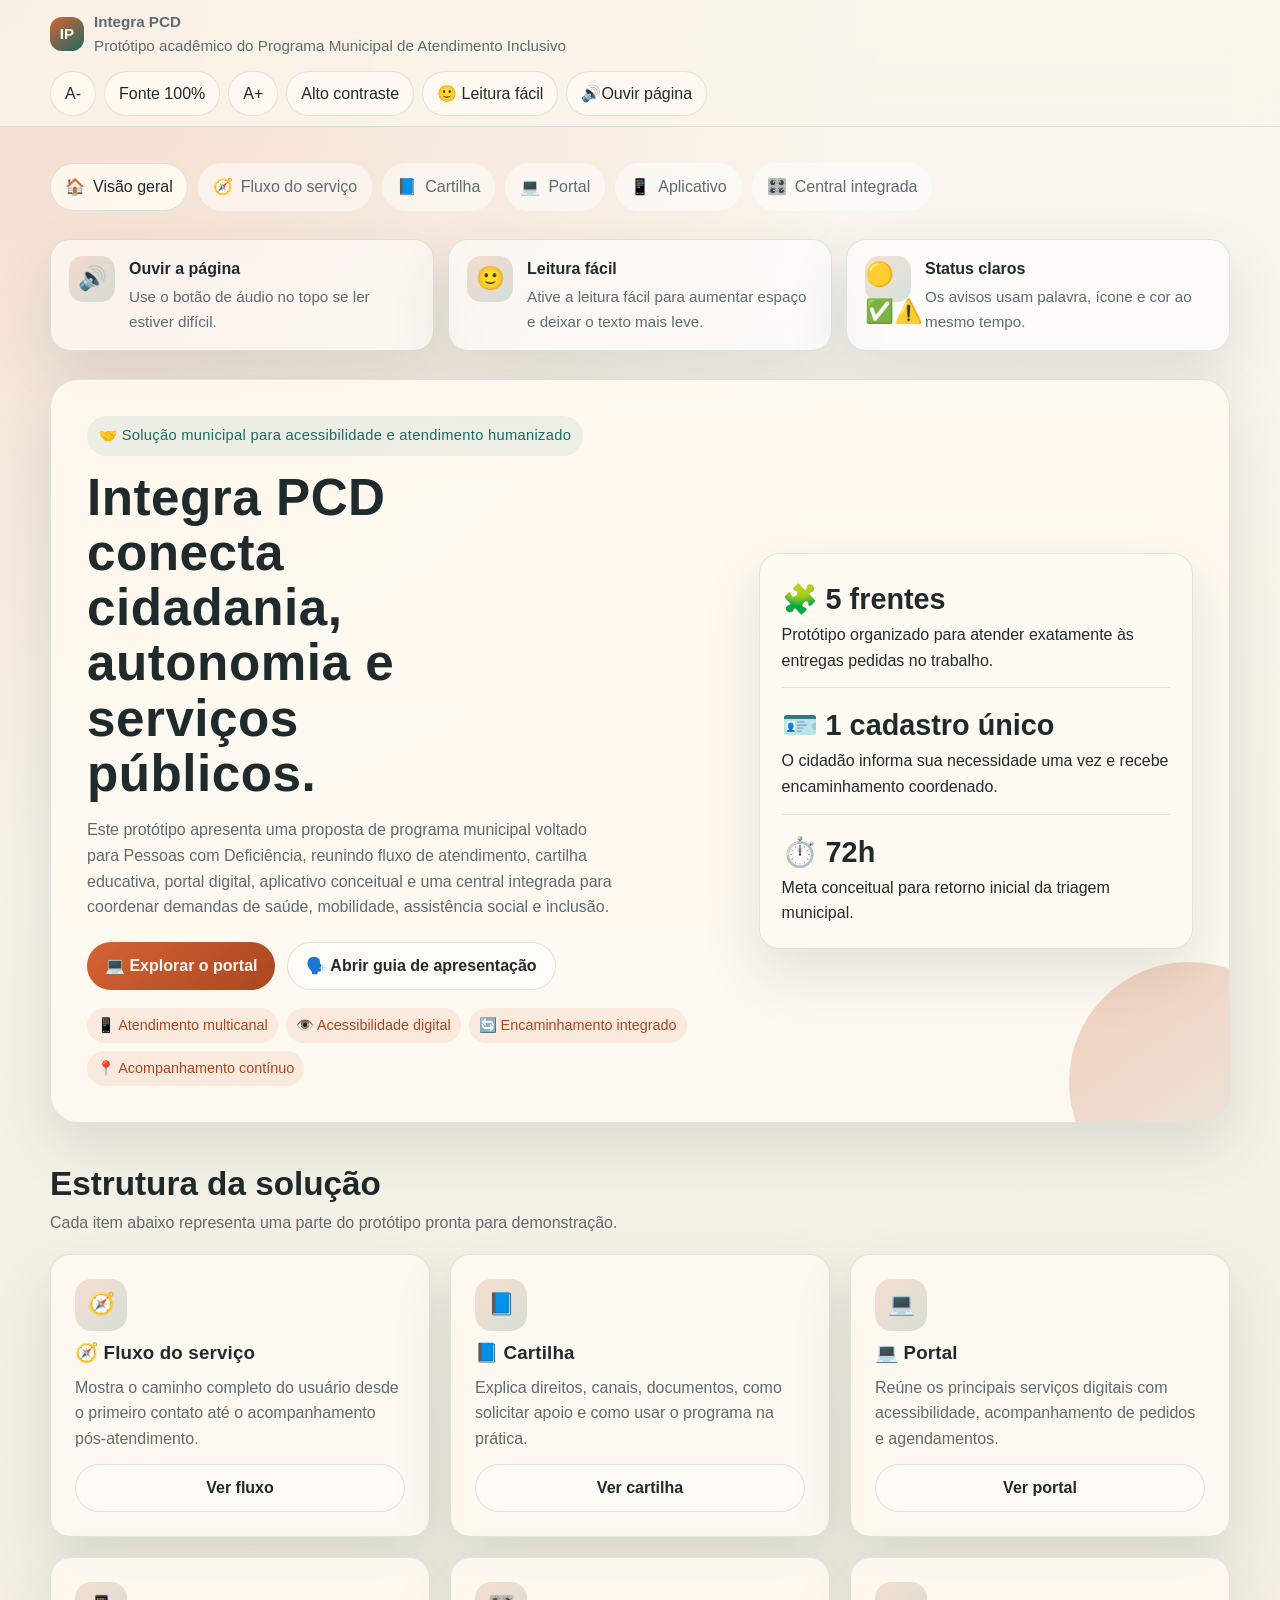
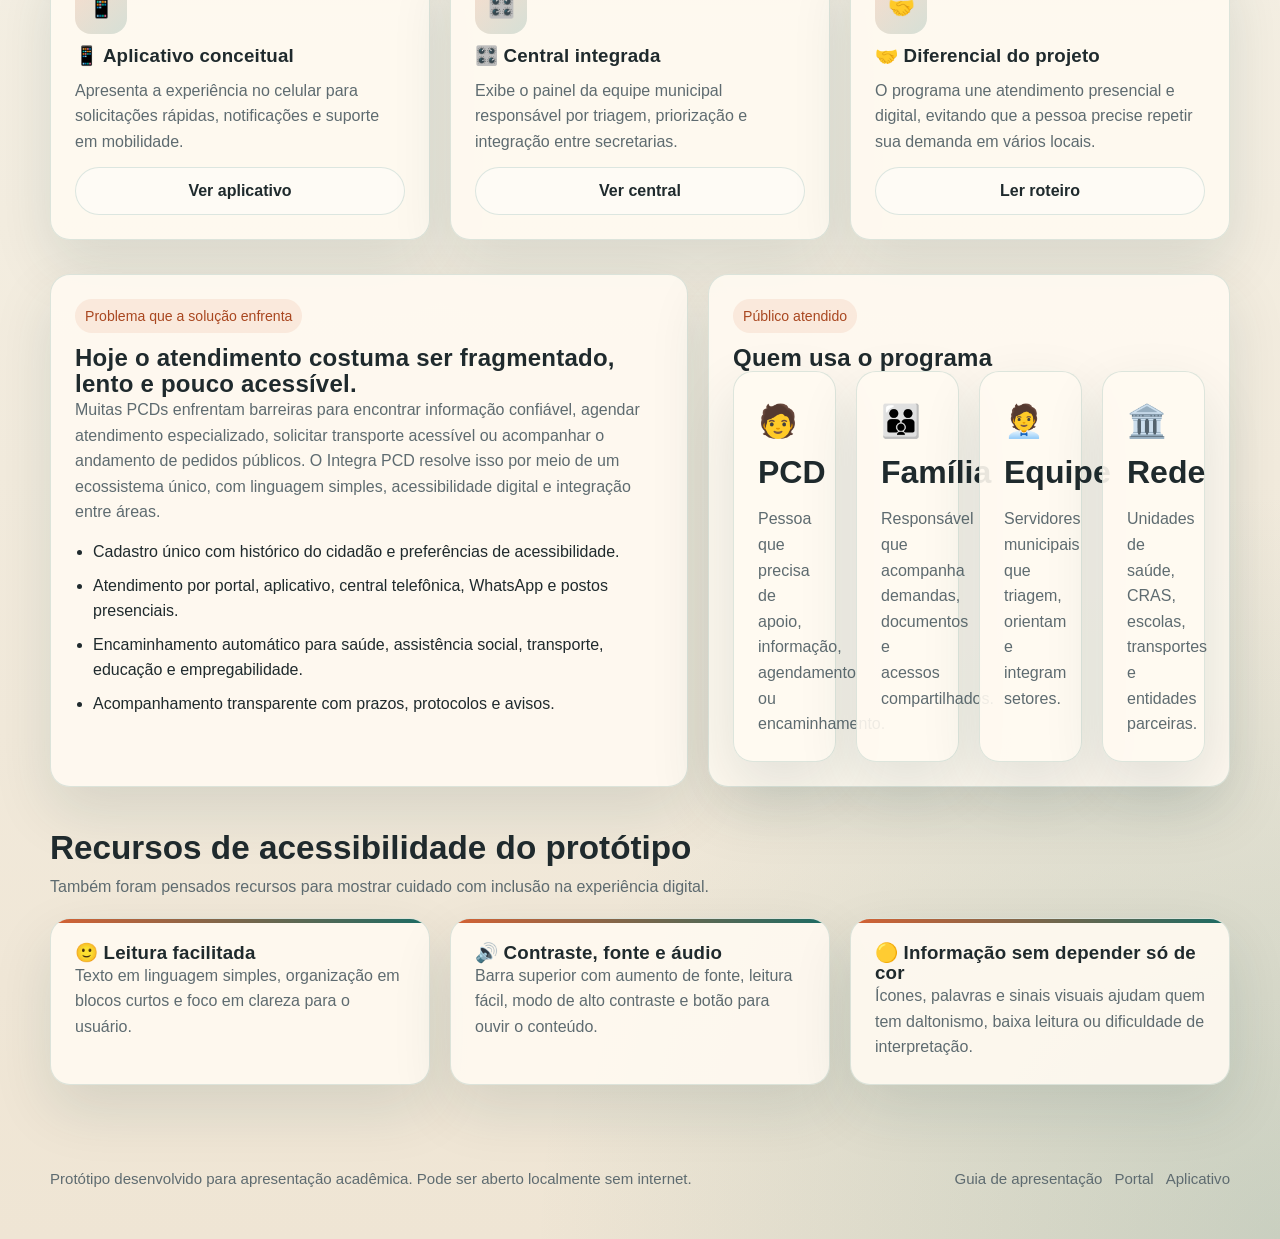
<file: index.html>
<!DOCTYPE html>
<html lang="pt-BR">
<head>
  <meta charset="UTF-8">
  <meta name="viewport" content="width=device-width, initial-scale=1.0">
  <title>Integra PCD | Protótipo da Solução</title>
  <link rel="stylesheet" href="styles.css">
</head>
<body>
  <div class="utility-bar">
    <div class="utility-inner">
      <div class="brand-mini">
        <div class="brand-badge" aria-hidden="true">IP</div>
        <div>
          <strong>Integra PCD</strong><br>
          Protótipo acadêmico do Programa Municipal de Atendimento Inclusivo
        </div>
      </div>
      <div class="toolbar-actions" aria-label="Controles de acessibilidade">
        <button class="toolbar-button" data-action="font-down" type="button">A-</button>
        <button class="toolbar-button" data-action="font-reset" type="button">Fonte <span data-font-readout>100%</span></button>
        <button class="toolbar-button" data-action="font-up" type="button">A+</button>
        <button class="toolbar-button" data-action="toggle-contrast" type="button" aria-pressed="false">Alto contraste</button>
        <button class="toolbar-button" data-action="toggle-reading" type="button" aria-pressed="false">🙂 Leitura fácil</button>
        <button class="toolbar-button" data-action="speak-page" type="button" aria-pressed="false">🔊 Ouvir página</button>
      </div>
    </div>
  </div>

  <main class="page-shell">
    <nav class="main-nav" aria-label="Navegação principal">
      <a class="nav-link" data-nav href="index.html">Visão geral</a>
      <a class="nav-link" data-nav href="fluxo.html">Fluxo do serviço</a>
      <a class="nav-link" data-nav href="cartilha.html">Cartilha</a>
      <a class="nav-link" data-nav href="portal.html">Portal</a>
      <a class="nav-link" data-nav href="app.html">Aplicativo</a>
      <a class="nav-link" data-nav href="central.html">Central integrada</a>
    </nav>

    <section class="hero">
      <div class="hero-grid">
        <div>
          <span class="eyebrow">🤝 Solução municipal para acessibilidade e atendimento humanizado</span>
          <h1>Integra PCD conecta cidadania, autonomia e serviços públicos.</h1>
          <p>
            Este protótipo apresenta uma proposta de programa municipal voltado para Pessoas com Deficiência,
            reunindo fluxo de atendimento, cartilha educativa, portal digital, aplicativo conceitual e uma central
            integrada para coordenar demandas de saúde, mobilidade, assistência social e inclusão.
          </p>
          <div class="button-row">
            <a class="button-primary" href="portal.html">💻 Explorar o portal</a>
            <a class="button-secondary" href="guia-apresentacao.md">🗣️ Abrir guia de apresentação</a>
          </div>
          <div class="tag-row" aria-label="Destaques do projeto">
            <span class="tag">📱 Atendimento multicanal</span>
            <span class="tag">👁️ Acessibilidade digital</span>
            <span class="tag">🔄 Encaminhamento integrado</span>
            <span class="tag">📍 Acompanhamento contínuo</span>
          </div>
        </div>
        <aside class="metric-strip" aria-label="Indicadores conceituais do programa">
          <div class="metric-item">
            <strong>🧩 5 frentes</strong>
            Protótipo organizado para atender exatamente às entregas pedidas no trabalho.
          </div>
          <div class="metric-item">
            <strong>🪪 1 cadastro único</strong>
            O cidadão informa sua necessidade uma vez e recebe encaminhamento coordenado.
          </div>
          <div class="metric-item">
            <strong>⏱️ 72h</strong>
            Meta conceitual para retorno inicial da triagem municipal.
          </div>
        </aside>
      </div>
    </section>

    <section class="section-block">
      <div class="section-heading">
        <div>
          <h2>Estrutura da solução</h2>
          <p>Cada item abaixo representa uma parte do protótipo pronta para demonstração.</p>
        </div>
      </div>
      <div class="cards-grid">
        <article class="service-card">
          <div class="service-icon" aria-hidden="true">🧭</div>
          <h3>🧭 Fluxo do serviço</h3>
          <p>Mostra o caminho completo do usuário desde o primeiro contato até o acompanhamento pós-atendimento.</p>
          <a class="button-secondary" href="fluxo.html">Ver fluxo</a>
        </article>
        <article class="service-card">
          <div class="service-icon" aria-hidden="true">📘</div>
          <h3>📘 Cartilha</h3>
          <p>Explica direitos, canais, documentos, como solicitar apoio e como usar o programa na prática.</p>
          <a class="button-secondary" href="cartilha.html">Ver cartilha</a>
        </article>
        <article class="service-card">
          <div class="service-icon" aria-hidden="true">💻</div>
          <h3>💻 Portal</h3>
          <p>Reúne os principais serviços digitais com acessibilidade, acompanhamento de pedidos e agendamentos.</p>
          <a class="button-secondary" href="portal.html">Ver portal</a>
        </article>
        <article class="service-card">
          <div class="service-icon" aria-hidden="true">📱</div>
          <h3>📱 Aplicativo conceitual</h3>
          <p>Apresenta a experiência no celular para solicitações rápidas, notificações e suporte em mobilidade.</p>
          <a class="button-secondary" href="app.html">Ver aplicativo</a>
        </article>
        <article class="service-card">
          <div class="service-icon" aria-hidden="true">🎛️</div>
          <h3>🎛️ Central integrada</h3>
          <p>Exibe o painel da equipe municipal responsável por triagem, priorização e integração entre secretarias.</p>
          <a class="button-secondary" href="central.html">Ver central</a>
        </article>
        <article class="service-card">
          <div class="service-icon" aria-hidden="true">🤝</div>
          <h3>🤝 Diferencial do projeto</h3>
          <p>O programa une atendimento presencial e digital, evitando que a pessoa precise repetir sua demanda em vários locais.</p>
          <a class="button-secondary" href="guia-apresentacao.md">Ler roteiro</a>
        </article>
      </div>
    </section>

    <section class="section-block">
      <div class="content-grid">
        <article class="section-card">
          <span class="ribbon">Problema que a solução enfrenta</span>
          <h2>Hoje o atendimento costuma ser fragmentado, lento e pouco acessível.</h2>
          <p>
            Muitas PCDs enfrentam barreiras para encontrar informação confiável, agendar atendimento especializado,
            solicitar transporte acessível ou acompanhar o andamento de pedidos públicos. O Integra PCD resolve isso
            por meio de um ecossistema único, com linguagem simples, acessibilidade digital e integração entre áreas.
          </p>
          <ul>
            <li>Cadastro único com histórico do cidadão e preferências de acessibilidade.</li>
            <li>Atendimento por portal, aplicativo, central telefônica, WhatsApp e postos presenciais.</li>
            <li>Encaminhamento automático para saúde, assistência social, transporte, educação e empregabilidade.</li>
            <li>Acompanhamento transparente com prazos, protocolos e avisos.</li>
          </ul>
        </article>
        <aside class="section-card">
          <span class="ribbon">Público atendido</span>
          <h2>Quem usa o programa</h2>
          <div class="mini-grid">
            <div class="mini-card">
              <strong>🧑 PCD</strong>
              <p>Pessoa que precisa de apoio, informação, agendamento ou encaminhamento.</p>
            </div>
            <div class="mini-card">
              <strong>👪 Família</strong>
              <p>Responsável que acompanha demandas, documentos e acessos compartilhados.</p>
            </div>
            <div class="mini-card">
              <strong>🧑‍💼 Equipe</strong>
              <p>Servidores municipais que triagem, orientam e integram setores.</p>
            </div>
            <div class="mini-card">
              <strong>🏛️ Rede</strong>
              <p>Unidades de saúde, CRAS, escolas, transportes e entidades parceiras.</p>
            </div>
          </div>
        </aside>
      </div>
    </section>

    <section class="section-block">
      <div class="section-heading">
        <div>
          <h2>Recursos de acessibilidade do protótipo</h2>
          <p>Também foram pensados recursos para mostrar cuidado com inclusão na experiência digital.</p>
        </div>
      </div>
      <div class="three-column">
        <article class="feature-panel">
          <h3>🙂 Leitura facilitada</h3>
          <p>Texto em linguagem simples, organização em blocos curtos e foco em clareza para o usuário.</p>
        </article>
        <article class="feature-panel">
          <h3>🔊 Contraste, fonte e áudio</h3>
          <p>Barra superior com aumento de fonte, leitura fácil, modo de alto contraste e botão para ouvir o conteúdo.</p>
        </article>
        <article class="feature-panel">
          <h3>🟡 Informação sem depender só de cor</h3>
          <p>Ícones, palavras e sinais visuais ajudam quem tem daltonismo, baixa leitura ou dificuldade de interpretação.</p>
        </article>
      </div>
    </section>
  </main>

  <footer class="footer">
    <div class="footer-inner">
      <div>Protótipo desenvolvido para apresentação acadêmica. Pode ser aberto localmente sem internet.</div>
      <div class="footer-links">
        <a href="guia-apresentacao.md">Guia de apresentação</a>
        <a href="portal.html">Portal</a>
        <a href="app.html">Aplicativo</a>
      </div>
    </div>
  </footer>

  <script src="script.js"></script>
</body>
</html>
</file>
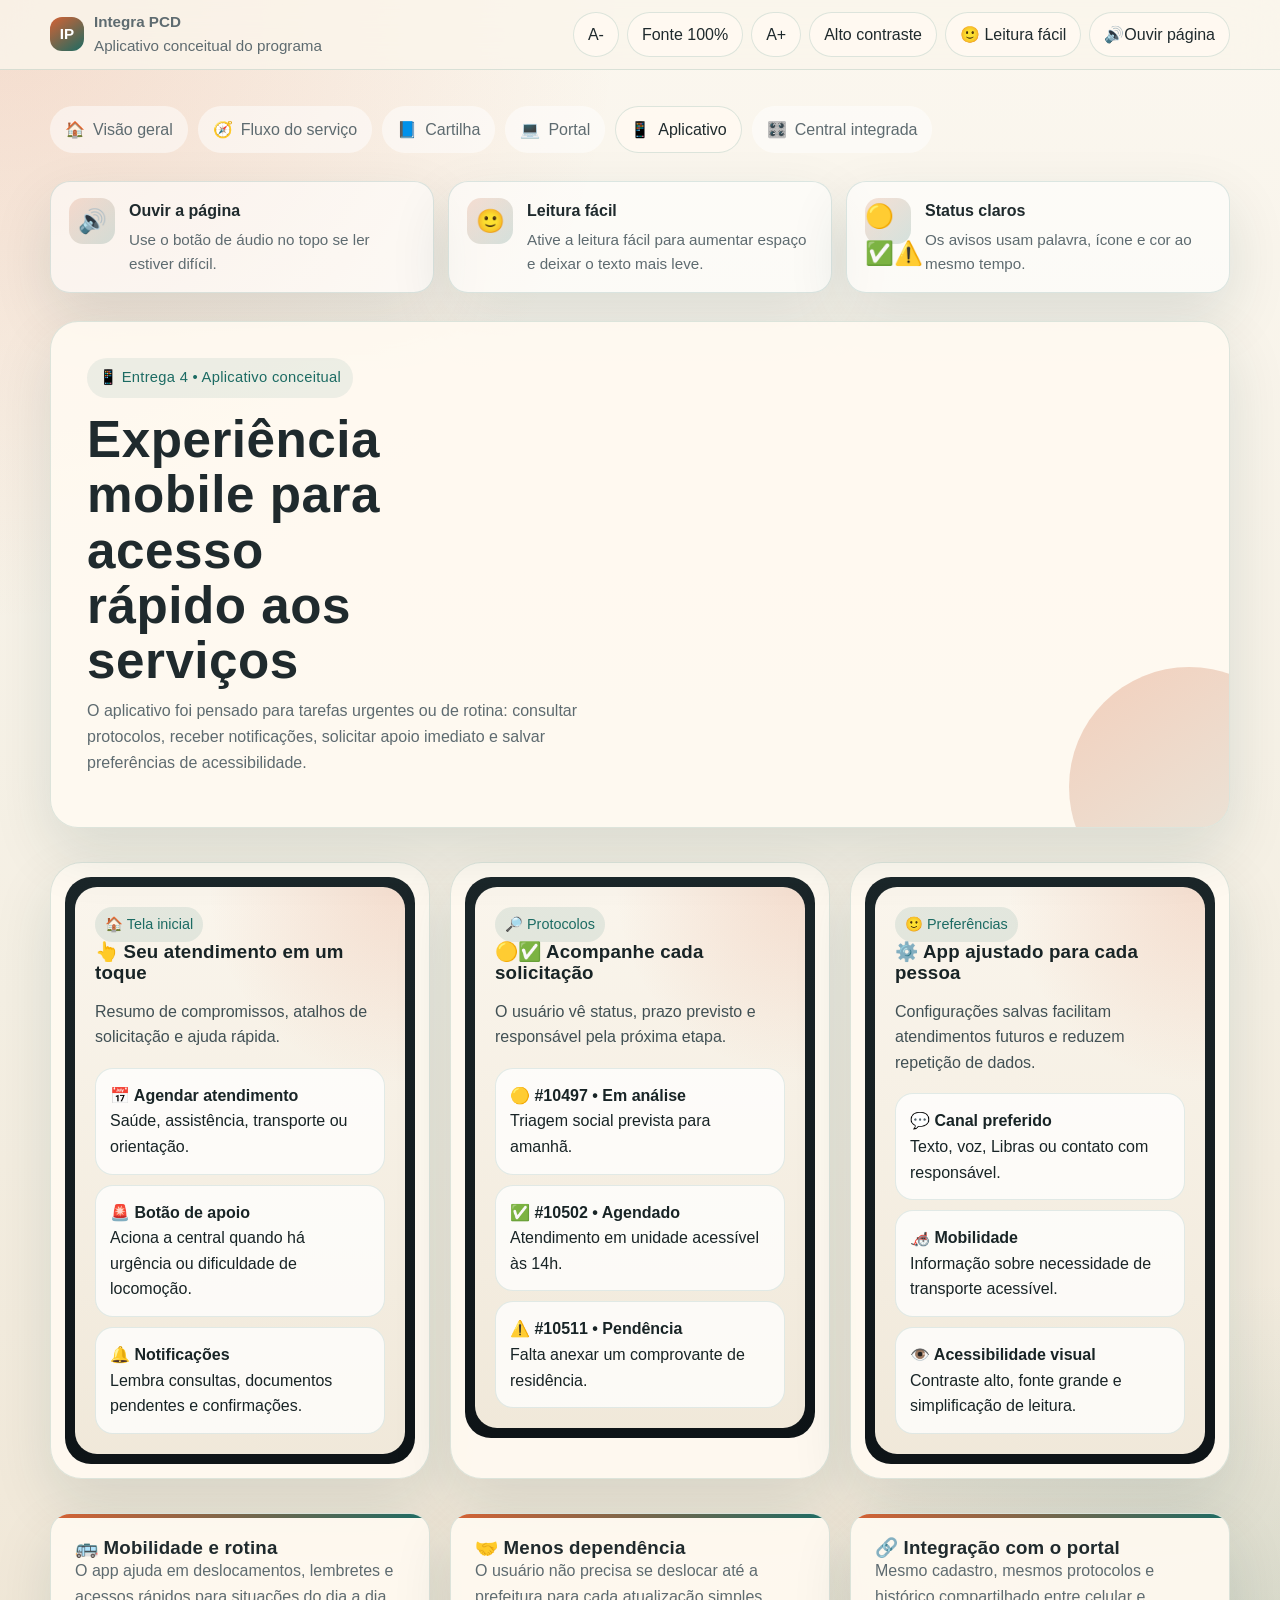
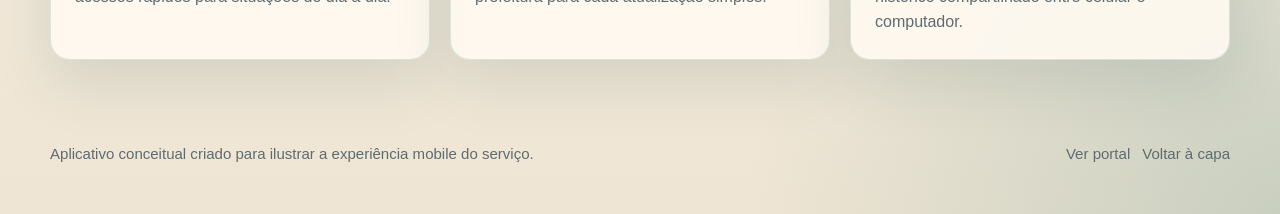
<file: app.html>
<!DOCTYPE html>
<html lang="pt-BR">
<head>
  <meta charset="UTF-8">
  <meta name="viewport" content="width=device-width, initial-scale=1.0">
  <title>Integra PCD | Aplicativo Conceitual</title>
  <link rel="stylesheet" href="styles.css">
</head>
<body>
  <div class="utility-bar">
    <div class="utility-inner">
      <div class="brand-mini">
        <div class="brand-badge" aria-hidden="true">IP</div>
        <div>
          <strong>Integra PCD</strong><br>
          Aplicativo conceitual do programa
        </div>
      </div>
      <div class="toolbar-actions" aria-label="Controles de acessibilidade">
        <button class="toolbar-button" data-action="font-down" type="button">A-</button>
        <button class="toolbar-button" data-action="font-reset" type="button">Fonte <span data-font-readout>100%</span></button>
        <button class="toolbar-button" data-action="font-up" type="button">A+</button>
        <button class="toolbar-button" data-action="toggle-contrast" type="button" aria-pressed="false">Alto contraste</button>
        <button class="toolbar-button" data-action="toggle-reading" type="button" aria-pressed="false">🙂 Leitura fácil</button>
        <button class="toolbar-button" data-action="speak-page" type="button" aria-pressed="false">🔊 Ouvir página</button>
      </div>
    </div>
  </div>

  <main class="page-shell">
    <nav class="main-nav" aria-label="Navegação principal">
      <a class="nav-link" data-nav href="index.html">Visão geral</a>
      <a class="nav-link" data-nav href="fluxo.html">Fluxo do serviço</a>
      <a class="nav-link" data-nav href="cartilha.html">Cartilha</a>
      <a class="nav-link" data-nav href="portal.html">Portal</a>
      <a class="nav-link" data-nav href="app.html">Aplicativo</a>
      <a class="nav-link" data-nav href="central.html">Central integrada</a>
    </nav>

    <section class="hero">
      <span class="eyebrow">📱 Entrega 4 • Aplicativo conceitual</span>
      <h1 class="page-title">Experiência mobile para acesso rápido aos serviços</h1>
      <p class="page-intro">
        O aplicativo foi pensado para tarefas urgentes ou de rotina: consultar protocolos,
        receber notificações, solicitar apoio imediato e salvar preferências de acessibilidade.
      </p>
    </section>

    <section class="section-block">
      <div class="phone-grid">
        <article class="phone">
          <div class="phone-frame">
            <div class="phone-screen">
              <span class="screen-chip">🏠 Tela inicial</span>
              <h3>👆 Seu atendimento em um toque</h3>
              <p>Resumo de compromissos, atalhos de solicitação e ajuda rápida.</p>
              <div class="screen-list">
                <div>
                  <strong>📅 Agendar atendimento</strong>
                  <span>Saúde, assistência, transporte ou orientação.</span>
                </div>
                <div>
                  <strong>🚨 Botão de apoio</strong>
                  <span>Aciona a central quando há urgência ou dificuldade de locomoção.</span>
                </div>
                <div>
                  <strong>🔔 Notificações</strong>
                  <span>Lembra consultas, documentos pendentes e confirmações.</span>
                </div>
              </div>
            </div>
          </div>
        </article>

        <article class="phone">
          <div class="phone-frame">
            <div class="phone-screen">
              <span class="screen-chip">🔎 Protocolos</span>
              <h3>🟡✅ Acompanhe cada solicitação</h3>
              <p>O usuário vê status, prazo previsto e responsável pela próxima etapa.</p>
              <div class="screen-list">
                <div>
                  <strong>🟡 #10497 • Em análise</strong>
                  <span>Triagem social prevista para amanhã.</span>
                </div>
                <div>
                  <strong>✅ #10502 • Agendado</strong>
                  <span>Atendimento em unidade acessível às 14h.</span>
                </div>
                <div>
                  <strong>⚠️ #10511 • Pendência</strong>
                  <span>Falta anexar um comprovante de residência.</span>
                </div>
              </div>
            </div>
          </div>
        </article>

        <article class="phone">
          <div class="phone-frame">
            <div class="phone-screen">
              <span class="screen-chip">🙂 Preferências</span>
              <h3>⚙️ App ajustado para cada pessoa</h3>
              <p>Configurações salvas facilitam atendimentos futuros e reduzem repetição de dados.</p>
              <div class="screen-list">
                <div>
                  <strong>💬 Canal preferido</strong>
                  <span>Texto, voz, Libras ou contato com responsável.</span>
                </div>
                <div>
                  <strong>🦽 Mobilidade</strong>
                  <span>Informação sobre necessidade de transporte acessível.</span>
                </div>
                <div>
                  <strong>👁️ Acessibilidade visual</strong>
                  <span>Contraste alto, fonte grande e simplificação de leitura.</span>
                </div>
              </div>
            </div>
          </div>
        </article>
      </div>
    </section>

    <section class="section-block">
      <div class="three-column">
        <article class="feature-panel">
          <h3>🚌 Mobilidade e rotina</h3>
          <p>O app ajuda em deslocamentos, lembretes e acessos rápidos para situações do dia a dia.</p>
        </article>
        <article class="feature-panel">
          <h3>🤝 Menos dependência</h3>
          <p>O usuário não precisa se deslocar até a prefeitura para cada atualização simples.</p>
        </article>
        <article class="feature-panel">
          <h3>🔗 Integração com o portal</h3>
          <p>Mesmo cadastro, mesmos protocolos e histórico compartilhado entre celular e computador.</p>
        </article>
      </div>
    </section>
  </main>

  <footer class="footer">
    <div class="footer-inner">
      <div>Aplicativo conceitual criado para ilustrar a experiência mobile do serviço.</div>
      <div class="footer-links">
        <a href="portal.html">Ver portal</a>
        <a href="index.html">Voltar à capa</a>
      </div>
    </div>
  </footer>

  <script src="script.js"></script>
</body>
</html>
</file>
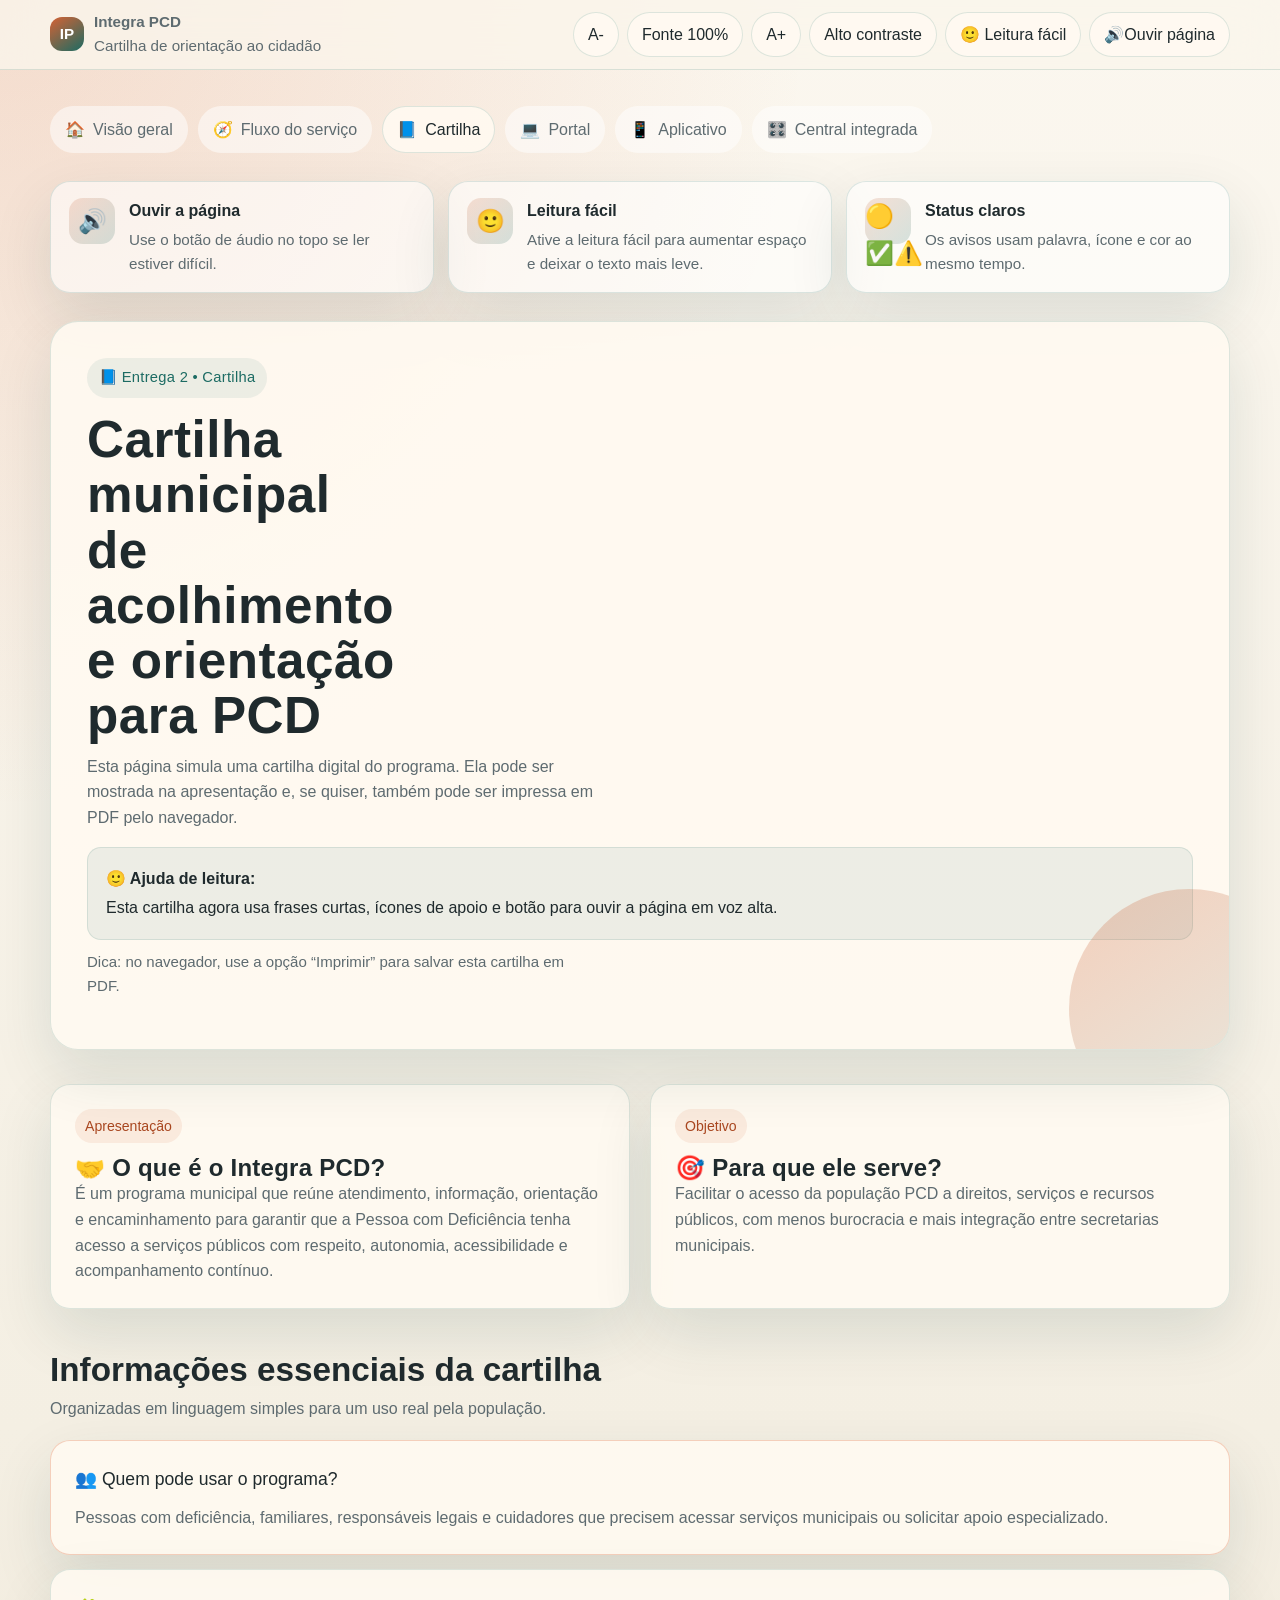
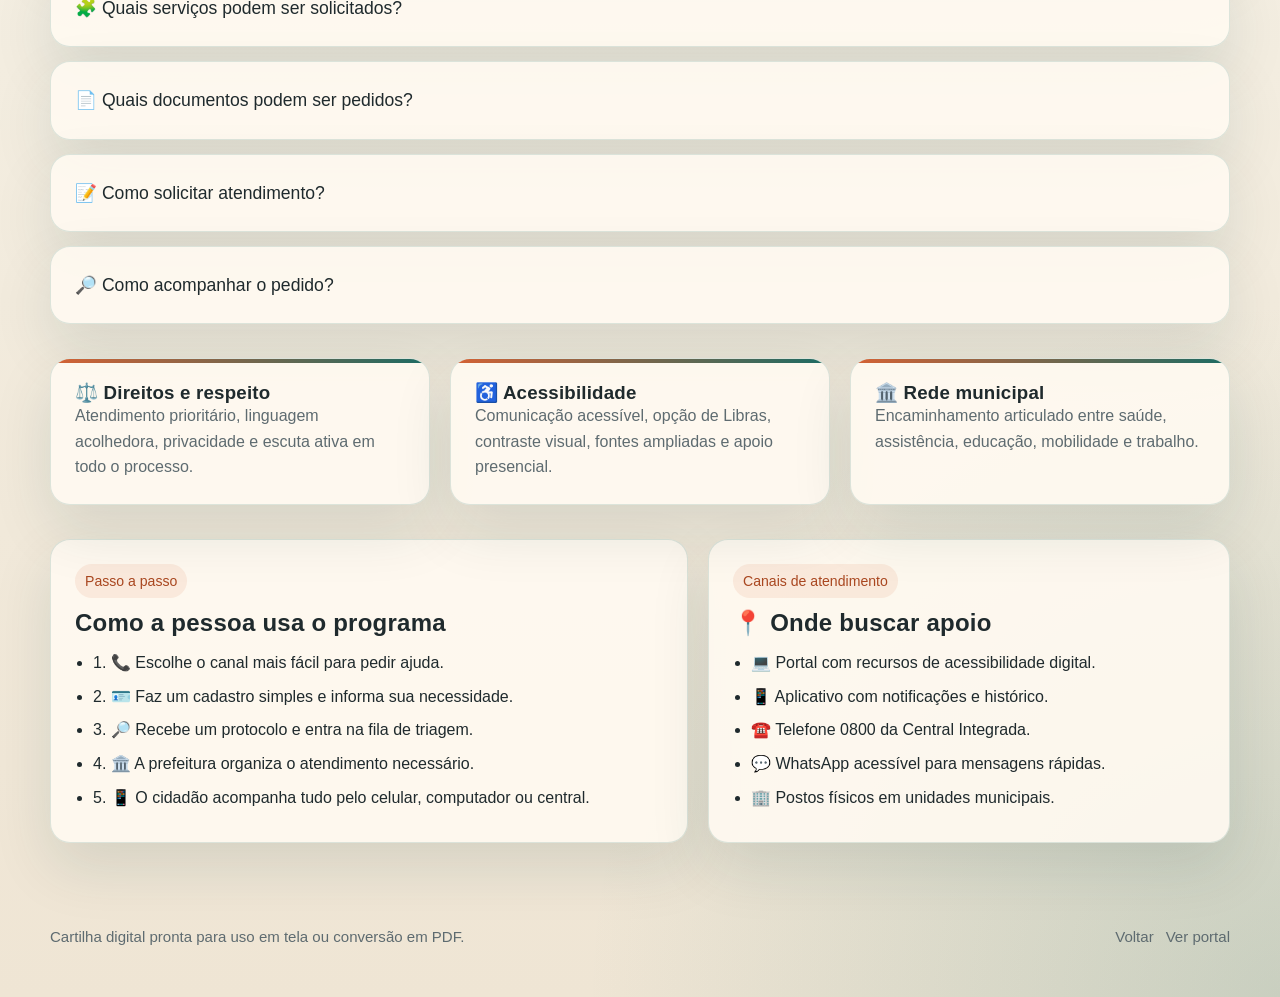
<file: cartilha.html>
<!DOCTYPE html>
<html lang="pt-BR">
<head>
  <meta charset="UTF-8">
  <meta name="viewport" content="width=device-width, initial-scale=1.0">
  <title>Integra PCD | Cartilha</title>
  <link rel="stylesheet" href="styles.css">
</head>
<body>
  <div class="utility-bar">
    <div class="utility-inner">
      <div class="brand-mini">
        <div class="brand-badge" aria-hidden="true">IP</div>
        <div>
          <strong>Integra PCD</strong><br>
          Cartilha de orientação ao cidadão
        </div>
      </div>
      <div class="toolbar-actions" aria-label="Controles de acessibilidade">
        <button class="toolbar-button" data-action="font-down" type="button">A-</button>
        <button class="toolbar-button" data-action="font-reset" type="button">Fonte <span data-font-readout>100%</span></button>
        <button class="toolbar-button" data-action="font-up" type="button">A+</button>
        <button class="toolbar-button" data-action="toggle-contrast" type="button" aria-pressed="false">Alto contraste</button>
        <button class="toolbar-button" data-action="toggle-reading" type="button" aria-pressed="false">🙂 Leitura fácil</button>
        <button class="toolbar-button" data-action="speak-page" type="button" aria-pressed="false">🔊 Ouvir página</button>
      </div>
    </div>
  </div>

  <main class="page-shell">
    <nav class="main-nav" aria-label="Navegação principal">
      <a class="nav-link" data-nav href="index.html">Visão geral</a>
      <a class="nav-link" data-nav href="fluxo.html">Fluxo do serviço</a>
      <a class="nav-link" data-nav href="cartilha.html">Cartilha</a>
      <a class="nav-link" data-nav href="portal.html">Portal</a>
      <a class="nav-link" data-nav href="app.html">Aplicativo</a>
      <a class="nav-link" data-nav href="central.html">Central integrada</a>
    </nav>

    <section class="hero">
      <span class="eyebrow">📘 Entrega 2 • Cartilha</span>
      <h1 class="page-title">Cartilha municipal de acolhimento e orientação para PCD</h1>
      <p class="page-intro">
        Esta página simula uma cartilha digital do programa. Ela pode ser mostrada na apresentação e,
        se quiser, também pode ser impressa em PDF pelo navegador.
      </p>
      <div class="highlight-box" style="margin-top: 16px;">
        <strong>🙂 Ajuda de leitura:</strong>
        Esta cartilha agora usa frases curtas, ícones de apoio e botão para ouvir a página em voz alta.
      </div>
      <p class="print-note">Dica: no navegador, use a opção “Imprimir” para salvar esta cartilha em PDF.</p>
    </section>

    <section class="section-block">
      <div class="two-column">
        <article class="section-card">
          <span class="ribbon">Apresentação</span>
          <h2>🤝 O que é o Integra PCD?</h2>
          <p>
            É um programa municipal que reúne atendimento, informação, orientação e encaminhamento
            para garantir que a Pessoa com Deficiência tenha acesso a serviços públicos com respeito,
            autonomia, acessibilidade e acompanhamento contínuo.
          </p>
        </article>
        <article class="section-card">
          <span class="ribbon">Objetivo</span>
          <h2>🎯 Para que ele serve?</h2>
          <p>
            Facilitar o acesso da população PCD a direitos, serviços e recursos públicos, com menos burocracia
            e mais integração entre secretarias municipais.
          </p>
        </article>
      </div>
    </section>

    <section class="section-block">
      <div class="section-heading">
        <div>
          <h2>Informações essenciais da cartilha</h2>
          <p>Organizadas em linguagem simples para um uso real pela população.</p>
        </div>
      </div>
      <div class="faq-stack">
        <details class="faq-item" open>
          <summary>👥 Quem pode usar o programa?</summary>
          <p>
            Pessoas com deficiência, familiares, responsáveis legais e cuidadores que precisem acessar
            serviços municipais ou solicitar apoio especializado.
          </p>
        </details>
        <details class="faq-item">
          <summary>🧩 Quais serviços podem ser solicitados?</summary>
          <p>
            Agendamento de atendimento, orientação sobre benefícios, transporte acessível, apoio em Libras,
            encaminhamento para saúde, inclusão escolar, apoio social e mapa de serviços acessíveis.
          </p>
        </details>
        <details class="faq-item">
          <summary>📄 Quais documentos podem ser pedidos?</summary>
          <p>
            Documento de identidade, CPF, comprovante de residência, laudo ou relatório quando houver,
            além de dados do responsável. O protótipo propõe que a prefeitura aceite documentação parcial
            para não barrar o primeiro atendimento.
          </p>
        </details>
        <details class="faq-item">
          <summary>📝 Como solicitar atendimento?</summary>
          <p>
            Pelo portal, aplicativo, telefone, WhatsApp acessível ou presencialmente em um posto municipal.
            Após a solicitação, o usuário recebe protocolo e previsão de retorno.
          </p>
        </details>
        <details class="faq-item">
          <summary>🔎 Como acompanhar o pedido?</summary>
          <p>
            Por número de protocolo, área do cidadão no portal, aplicativo ou contato com a central integrada.
          </p>
        </details>
      </div>
    </section>

    <section class="section-block">
      <div class="three-column">
        <article class="feature-panel">
          <h3>⚖️ Direitos e respeito</h3>
          <p>Atendimento prioritário, linguagem acolhedora, privacidade e escuta ativa em todo o processo.</p>
        </article>
        <article class="feature-panel">
          <h3>♿ Acessibilidade</h3>
          <p>Comunicação acessível, opção de Libras, contraste visual, fontes ampliadas e apoio presencial.</p>
        </article>
        <article class="feature-panel">
          <h3>🏛️ Rede municipal</h3>
          <p>Encaminhamento articulado entre saúde, assistência, educação, mobilidade e trabalho.</p>
        </article>
      </div>
    </section>

    <section class="section-block">
      <div class="content-grid">
        <article class="section-card">
          <span class="ribbon">Passo a passo</span>
          <h2>Como a pessoa usa o programa</h2>
          <ul>
            <li>1. 📞 Escolhe o canal mais fácil para pedir ajuda.</li>
            <li>2. 🪪 Faz um cadastro simples e informa sua necessidade.</li>
            <li>3. 🔎 Recebe um protocolo e entra na fila de triagem.</li>
            <li>4. 🏛️ A prefeitura organiza o atendimento necessário.</li>
            <li>5. 📱 O cidadão acompanha tudo pelo celular, computador ou central.</li>
          </ul>
        </article>
        <aside class="section-card">
          <span class="ribbon">Canais de atendimento</span>
          <h2>📍 Onde buscar apoio</h2>
          <ul>
            <li>💻 Portal com recursos de acessibilidade digital.</li>
            <li>📱 Aplicativo com notificações e histórico.</li>
            <li>☎️ Telefone 0800 da Central Integrada.</li>
            <li>💬 WhatsApp acessível para mensagens rápidas.</li>
            <li>🏢 Postos físicos em unidades municipais.</li>
          </ul>
        </aside>
      </div>
    </section>
  </main>

  <footer class="footer">
    <div class="footer-inner">
      <div>Cartilha digital pronta para uso em tela ou conversão em PDF.</div>
      <div class="footer-links">
        <a href="index.html">Voltar</a>
        <a href="portal.html">Ver portal</a>
      </div>
    </div>
  </footer>

  <script src="script.js"></script>
</body>
</html>
</file>
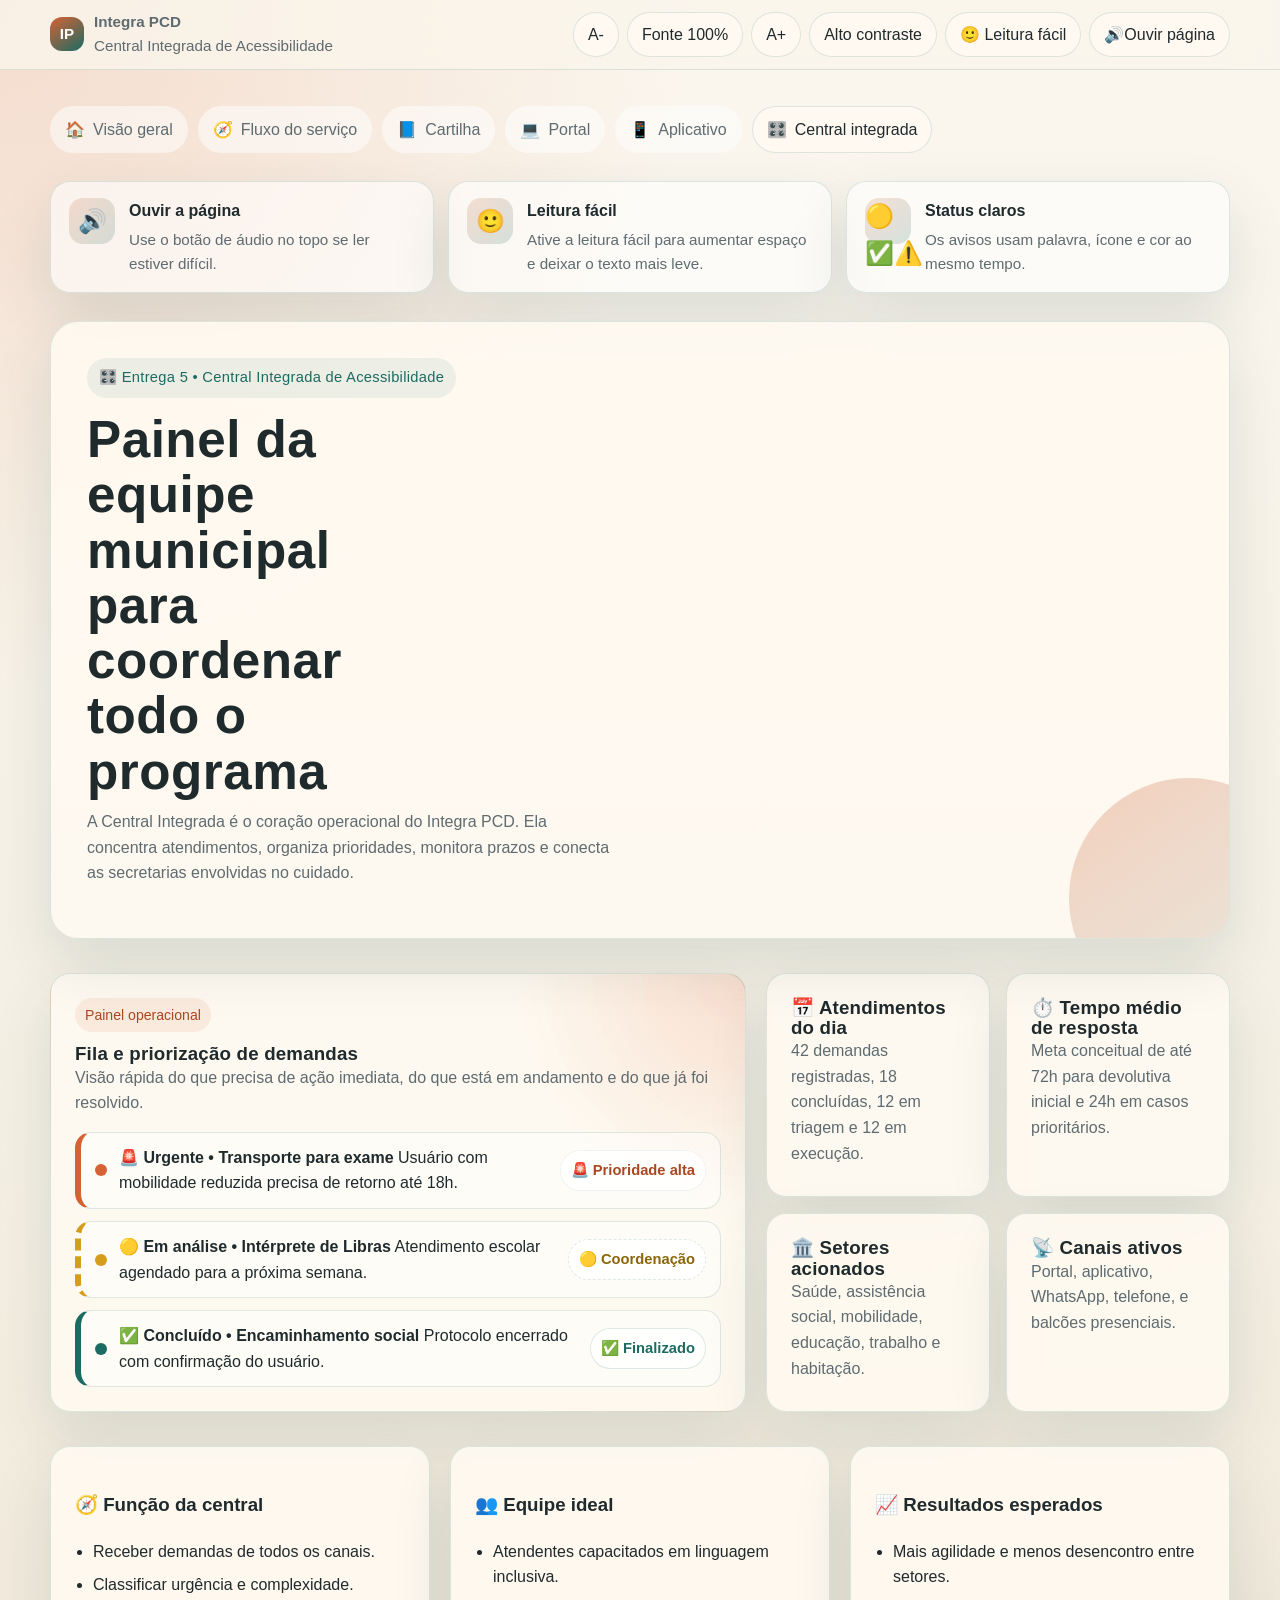
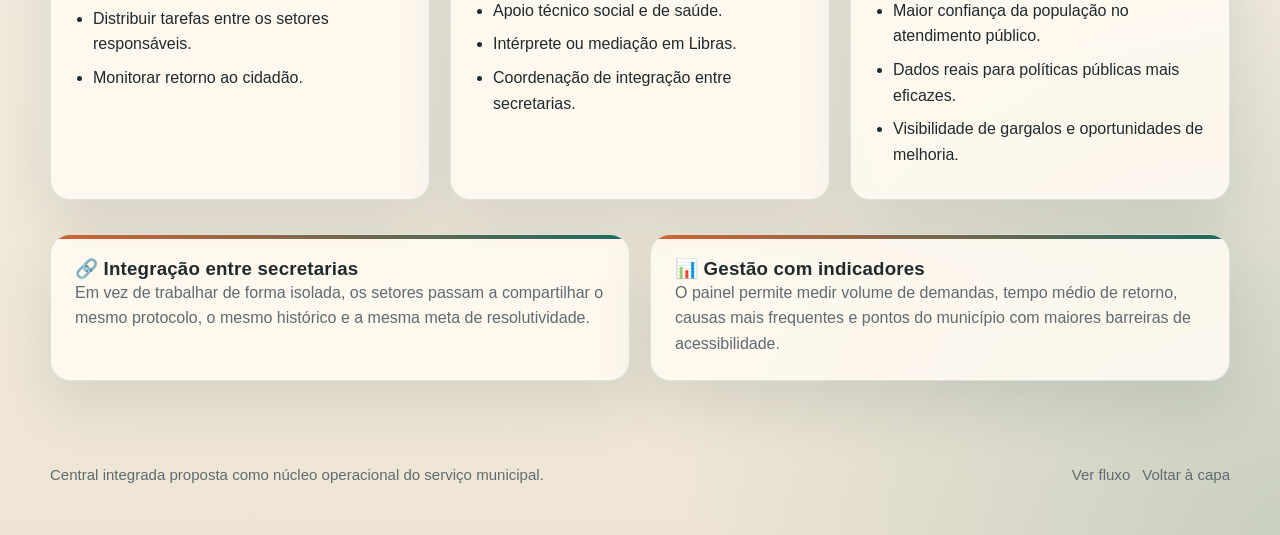
<file: central.html>
<!DOCTYPE html>
<html lang="pt-BR">
<head>
  <meta charset="UTF-8">
  <meta name="viewport" content="width=device-width, initial-scale=1.0">
  <title>Integra PCD | Central Integrada de Acessibilidade</title>
  <link rel="stylesheet" href="styles.css">
</head>
<body>
  <div class="utility-bar">
    <div class="utility-inner">
      <div class="brand-mini">
        <div class="brand-badge" aria-hidden="true">IP</div>
        <div>
          <strong>Integra PCD</strong><br>
          Central Integrada de Acessibilidade
        </div>
      </div>
      <div class="toolbar-actions" aria-label="Controles de acessibilidade">
        <button class="toolbar-button" data-action="font-down" type="button">A-</button>
        <button class="toolbar-button" data-action="font-reset" type="button">Fonte <span data-font-readout>100%</span></button>
        <button class="toolbar-button" data-action="font-up" type="button">A+</button>
        <button class="toolbar-button" data-action="toggle-contrast" type="button" aria-pressed="false">Alto contraste</button>
        <button class="toolbar-button" data-action="toggle-reading" type="button" aria-pressed="false">🙂 Leitura fácil</button>
        <button class="toolbar-button" data-action="speak-page" type="button" aria-pressed="false">🔊 Ouvir página</button>
      </div>
    </div>
  </div>

  <main class="page-shell">
    <nav class="main-nav" aria-label="Navegação principal">
      <a class="nav-link" data-nav href="index.html">Visão geral</a>
      <a class="nav-link" data-nav href="fluxo.html">Fluxo do serviço</a>
      <a class="nav-link" data-nav href="cartilha.html">Cartilha</a>
      <a class="nav-link" data-nav href="portal.html">Portal</a>
      <a class="nav-link" data-nav href="app.html">Aplicativo</a>
      <a class="nav-link" data-nav href="central.html">Central integrada</a>
    </nav>

    <section class="hero">
      <span class="eyebrow">🎛️ Entrega 5 • Central Integrada de Acessibilidade</span>
      <h1 class="page-title">Painel da equipe municipal para coordenar todo o programa</h1>
      <p class="page-intro">
        A Central Integrada é o coração operacional do Integra PCD. Ela concentra atendimentos,
        organiza prioridades, monitora prazos e conecta as secretarias envolvidas no cuidado.
      </p>
    </section>

    <section class="section-block">
      <div class="dashboard-grid">
        <article class="dashboard-card highlight">
          <span class="ribbon">Painel operacional</span>
          <h3>Fila e priorização de demandas</h3>
          <p>Visão rápida do que precisa de ação imediata, do que está em andamento e do que já foi resolvido.</p>
          <div class="queue-list">
            <div class="queue-item is-red">
              <span class="queue-dot"></span>
              <div>
                <strong>🚨 Urgente • Transporte para exame</strong>
                Usuário com mobilidade reduzida precisa de retorno até 18h.
              </div>
              <span class="status-badge is-red">🚨 Prioridade alta</span>
            </div>
            <div class="queue-item is-gold">
              <span class="queue-dot is-gold"></span>
              <div>
                <strong>🟡 Em análise • Intérprete de Libras</strong>
                Atendimento escolar agendado para a próxima semana.
              </div>
              <span class="status-badge is-gold">🟡 Coordenação</span>
            </div>
            <div class="queue-item is-green">
              <span class="queue-dot is-green"></span>
              <div>
                <strong>✅ Concluído • Encaminhamento social</strong>
                Protocolo encerrado com confirmação do usuário.
              </div>
              <span class="status-badge is-green">✅ Finalizado</span>
            </div>
          </div>
        </article>

        <aside class="panel-grid">
          <article class="dashboard-card">
            <h3>📅 Atendimentos do dia</h3>
            <p>42 demandas registradas, 18 concluídas, 12 em triagem e 12 em execução.</p>
          </article>
          <article class="dashboard-card">
            <h3>⏱️ Tempo médio de resposta</h3>
            <p>Meta conceitual de até 72h para devolutiva inicial e 24h em casos prioritários.</p>
          </article>
          <article class="dashboard-card">
            <h3>🏛️ Setores acionados</h3>
            <p>Saúde, assistência social, mobilidade, educação, trabalho e habitação.</p>
          </article>
          <article class="dashboard-card">
            <h3>📡 Canais ativos</h3>
            <p>Portal, aplicativo, WhatsApp, telefone, e balcões presenciais.</p>
          </article>
        </aside>
      </div>
    </section>

    <section class="section-block">
      <div class="three-column">
        <article class="section-card">
          <h3>🧭 Função da central</h3>
          <ul>
            <li>Receber demandas de todos os canais.</li>
            <li>Classificar urgência e complexidade.</li>
            <li>Distribuir tarefas entre os setores responsáveis.</li>
            <li>Monitorar retorno ao cidadão.</li>
          </ul>
        </article>
        <article class="section-card">
          <h3>👥 Equipe ideal</h3>
          <ul>
            <li>Atendentes capacitados em linguagem inclusiva.</li>
            <li>Apoio técnico social e de saúde.</li>
            <li>Intérprete ou mediação em Libras.</li>
            <li>Coordenação de integração entre secretarias.</li>
          </ul>
        </article>
        <article class="section-card">
          <h3>📈 Resultados esperados</h3>
          <ul>
            <li>Mais agilidade e menos desencontro entre setores.</li>
            <li>Maior confiança da população no atendimento público.</li>
            <li>Dados reais para políticas públicas mais eficazes.</li>
            <li>Visibilidade de gargalos e oportunidades de melhoria.</li>
          </ul>
        </article>
      </div>
    </section>

    <section class="section-block">
      <div class="two-column">
        <article class="feature-panel">
          <h3>🔗 Integração entre secretarias</h3>
          <p>
            Em vez de trabalhar de forma isolada, os setores passam a compartilhar o mesmo protocolo,
            o mesmo histórico e a mesma meta de resolutividade.
          </p>
        </article>
        <article class="feature-panel">
          <h3>📊 Gestão com indicadores</h3>
          <p>
            O painel permite medir volume de demandas, tempo médio de retorno, causas mais frequentes
            e pontos do município com maiores barreiras de acessibilidade.
          </p>
        </article>
      </div>
    </section>
  </main>

  <footer class="footer">
    <div class="footer-inner">
      <div>Central integrada proposta como núcleo operacional do serviço municipal.</div>
      <div class="footer-links">
        <a href="fluxo.html">Ver fluxo</a>
        <a href="index.html">Voltar à capa</a>
      </div>
    </div>
  </footer>

  <script src="script.js"></script>
</body>
</html>
</file>
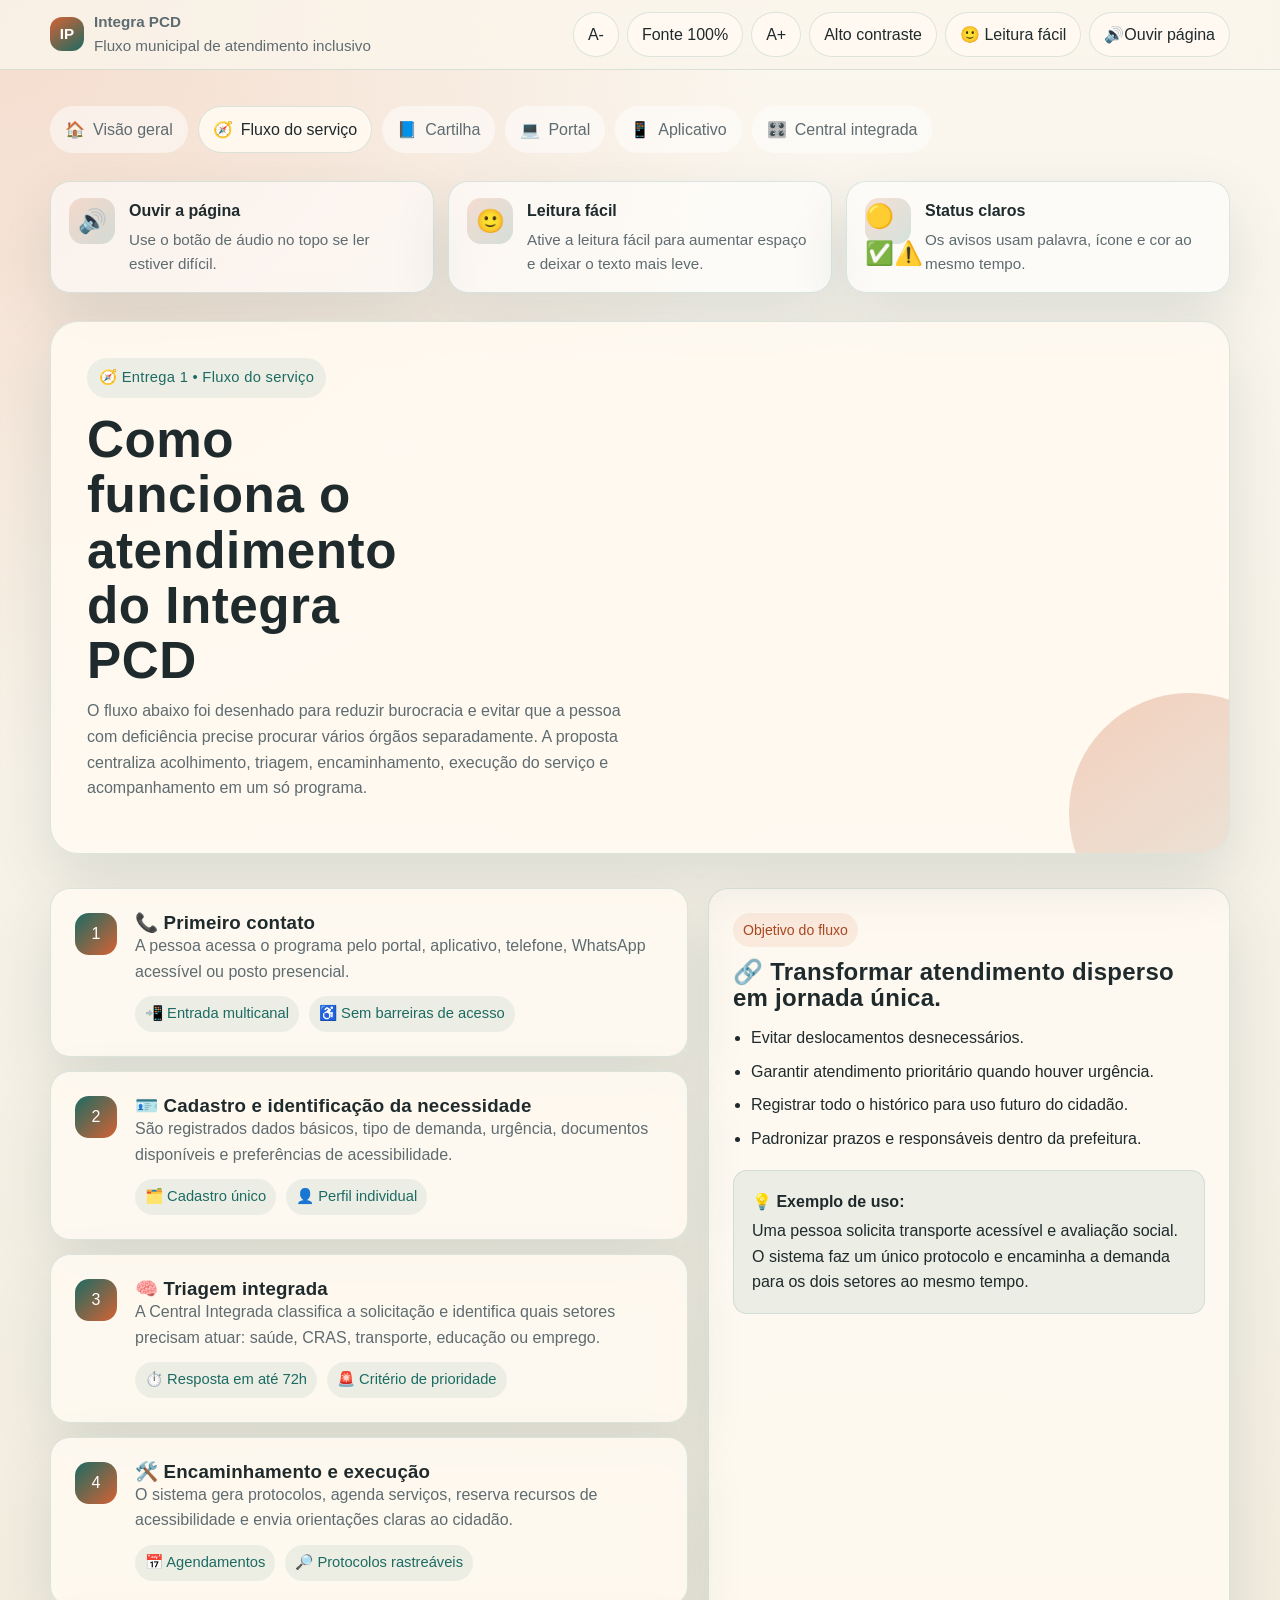
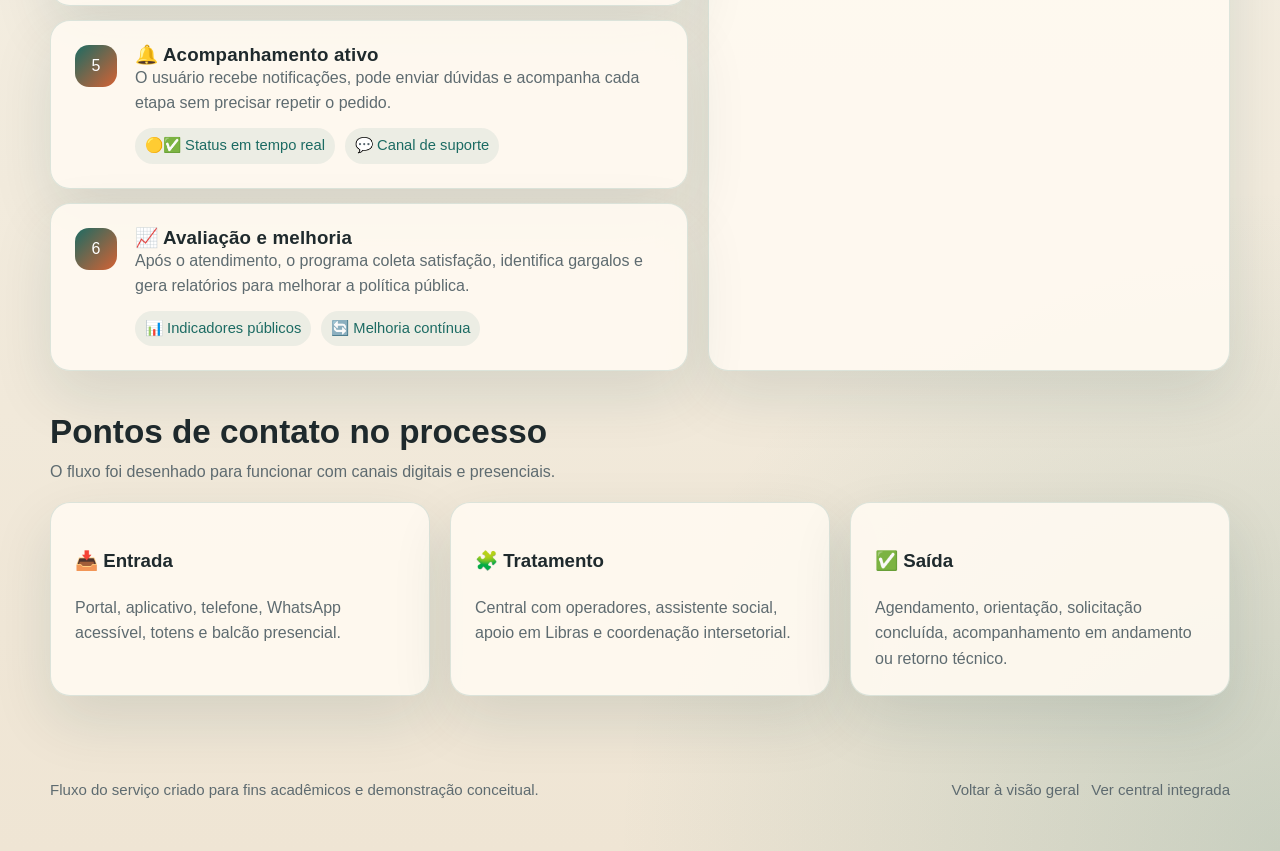
<file: fluxo.html>
<!DOCTYPE html>
<html lang="pt-BR">
<head>
  <meta charset="UTF-8">
  <meta name="viewport" content="width=device-width, initial-scale=1.0">
  <title>Integra PCD | Fluxo do Serviço</title>
  <link rel="stylesheet" href="styles.css">
</head>
<body>
  <div class="utility-bar">
    <div class="utility-inner">
      <div class="brand-mini">
        <div class="brand-badge" aria-hidden="true">IP</div>
        <div>
          <strong>Integra PCD</strong><br>
          Fluxo municipal de atendimento inclusivo
        </div>
      </div>
      <div class="toolbar-actions" aria-label="Controles de acessibilidade">
        <button class="toolbar-button" data-action="font-down" type="button">A-</button>
        <button class="toolbar-button" data-action="font-reset" type="button">Fonte <span data-font-readout>100%</span></button>
        <button class="toolbar-button" data-action="font-up" type="button">A+</button>
        <button class="toolbar-button" data-action="toggle-contrast" type="button" aria-pressed="false">Alto contraste</button>
        <button class="toolbar-button" data-action="toggle-reading" type="button" aria-pressed="false">🙂 Leitura fácil</button>
        <button class="toolbar-button" data-action="speak-page" type="button" aria-pressed="false">🔊 Ouvir página</button>
      </div>
    </div>
  </div>

  <main class="page-shell">
    <nav class="main-nav" aria-label="Navegação principal">
      <a class="nav-link" data-nav href="index.html">Visão geral</a>
      <a class="nav-link" data-nav href="fluxo.html">Fluxo do serviço</a>
      <a class="nav-link" data-nav href="cartilha.html">Cartilha</a>
      <a class="nav-link" data-nav href="portal.html">Portal</a>
      <a class="nav-link" data-nav href="app.html">Aplicativo</a>
      <a class="nav-link" data-nav href="central.html">Central integrada</a>
    </nav>

    <section class="hero">
      <span class="eyebrow">🧭 Entrega 1 • Fluxo do serviço</span>
      <h1 class="page-title">Como funciona o atendimento do Integra PCD</h1>
      <p class="page-intro">
        O fluxo abaixo foi desenhado para reduzir burocracia e evitar que a pessoa com deficiência
        precise procurar vários órgãos separadamente. A proposta centraliza acolhimento, triagem, encaminhamento,
        execução do serviço e acompanhamento em um só programa.
      </p>
    </section>

    <section class="section-block">
      <div class="content-grid">
        <div class="flow-track" aria-label="Etapas do fluxo de atendimento">
          <article class="flow-step">
            <div class="flow-index">1</div>
            <h3>📞 Primeiro contato</h3>
            <p>A pessoa acessa o programa pelo portal, aplicativo, telefone, WhatsApp acessível ou posto presencial.</p>
            <div class="flow-meta">
              <span>📲 Entrada multicanal</span>
              <span>♿ Sem barreiras de acesso</span>
            </div>
          </article>
          <article class="flow-step">
            <div class="flow-index">2</div>
            <h3>🪪 Cadastro e identificação da necessidade</h3>
            <p>São registrados dados básicos, tipo de demanda, urgência, documentos disponíveis e preferências de acessibilidade.</p>
            <div class="flow-meta">
              <span>🗂️ Cadastro único</span>
              <span>👤 Perfil individual</span>
            </div>
          </article>
          <article class="flow-step">
            <div class="flow-index">3</div>
            <h3>🧠 Triagem integrada</h3>
            <p>A Central Integrada classifica a solicitação e identifica quais setores precisam atuar: saúde, CRAS, transporte, educação ou emprego.</p>
            <div class="flow-meta">
              <span>⏱️ Resposta em até 72h</span>
              <span>🚨 Critério de prioridade</span>
            </div>
          </article>
          <article class="flow-step">
            <div class="flow-index">4</div>
            <h3>🛠️ Encaminhamento e execução</h3>
            <p>O sistema gera protocolos, agenda serviços, reserva recursos de acessibilidade e envia orientações claras ao cidadão.</p>
            <div class="flow-meta">
              <span>📅 Agendamentos</span>
              <span>🔎 Protocolos rastreáveis</span>
            </div>
          </article>
          <article class="flow-step">
            <div class="flow-index">5</div>
            <h3>🔔 Acompanhamento ativo</h3>
            <p>O usuário recebe notificações, pode enviar dúvidas e acompanha cada etapa sem precisar repetir o pedido.</p>
            <div class="flow-meta">
              <span>🟡✅ Status em tempo real</span>
              <span>💬 Canal de suporte</span>
            </div>
          </article>
          <article class="flow-step">
            <div class="flow-index">6</div>
            <h3>📈 Avaliação e melhoria</h3>
            <p>Após o atendimento, o programa coleta satisfação, identifica gargalos e gera relatórios para melhorar a política pública.</p>
            <div class="flow-meta">
              <span>📊 Indicadores públicos</span>
              <span>🔄 Melhoria contínua</span>
            </div>
          </article>
        </div>

        <aside class="section-card">
          <span class="ribbon">Objetivo do fluxo</span>
          <h2>🔗 Transformar atendimento disperso em jornada única.</h2>
          <ul>
            <li>Evitar deslocamentos desnecessários.</li>
            <li>Garantir atendimento prioritário quando houver urgência.</li>
            <li>Registrar todo o histórico para uso futuro do cidadão.</li>
            <li>Padronizar prazos e responsáveis dentro da prefeitura.</li>
          </ul>
          <div class="highlight-box" style="margin-top: 18px;">
            <strong>💡 Exemplo de uso:</strong>
            Uma pessoa solicita transporte acessível e avaliação social. O sistema faz um único protocolo e encaminha a demanda para os dois setores ao mesmo tempo.
          </div>
        </aside>
      </div>
    </section>

    <section class="section-block">
      <div class="section-heading">
        <div>
          <h2>Pontos de contato no processo</h2>
          <p>O fluxo foi desenhado para funcionar com canais digitais e presenciais.</p>
        </div>
      </div>
      <div class="three-column">
        <article class="section-card">
          <h3>📥 Entrada</h3>
          <p>Portal, aplicativo, telefone, WhatsApp acessível, totens e balcão presencial.</p>
        </article>
        <article class="section-card">
          <h3>🧩 Tratamento</h3>
          <p>Central com operadores, assistente social, apoio em Libras e coordenação intersetorial.</p>
        </article>
        <article class="section-card">
          <h3>✅ Saída</h3>
          <p>Agendamento, orientação, solicitação concluída, acompanhamento em andamento ou retorno técnico.</p>
        </article>
      </div>
    </section>
  </main>

  <footer class="footer">
    <div class="footer-inner">
      <div>Fluxo do serviço criado para fins acadêmicos e demonstração conceitual.</div>
      <div class="footer-links">
        <a href="index.html">Voltar à visão geral</a>
        <a href="central.html">Ver central integrada</a>
      </div>
    </div>
  </footer>

  <script src="script.js"></script>
</body>
</html>
</file>
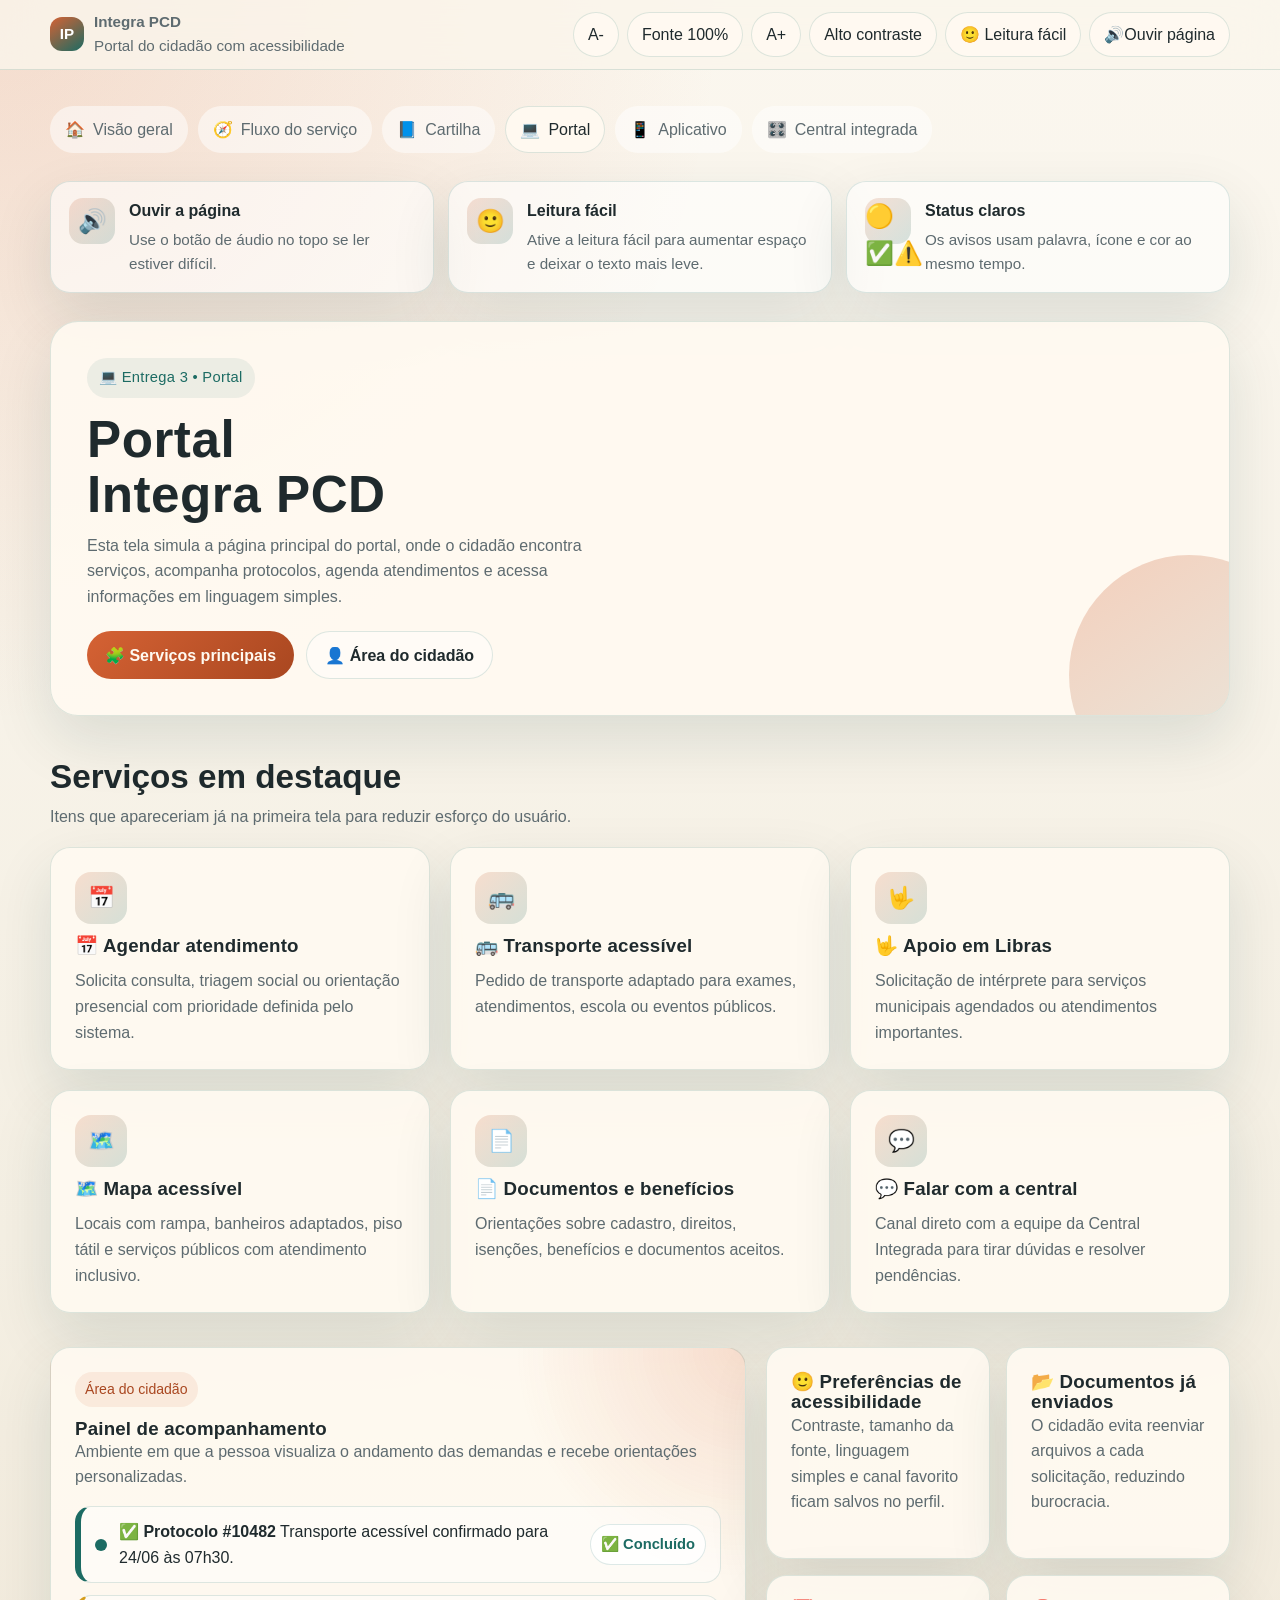
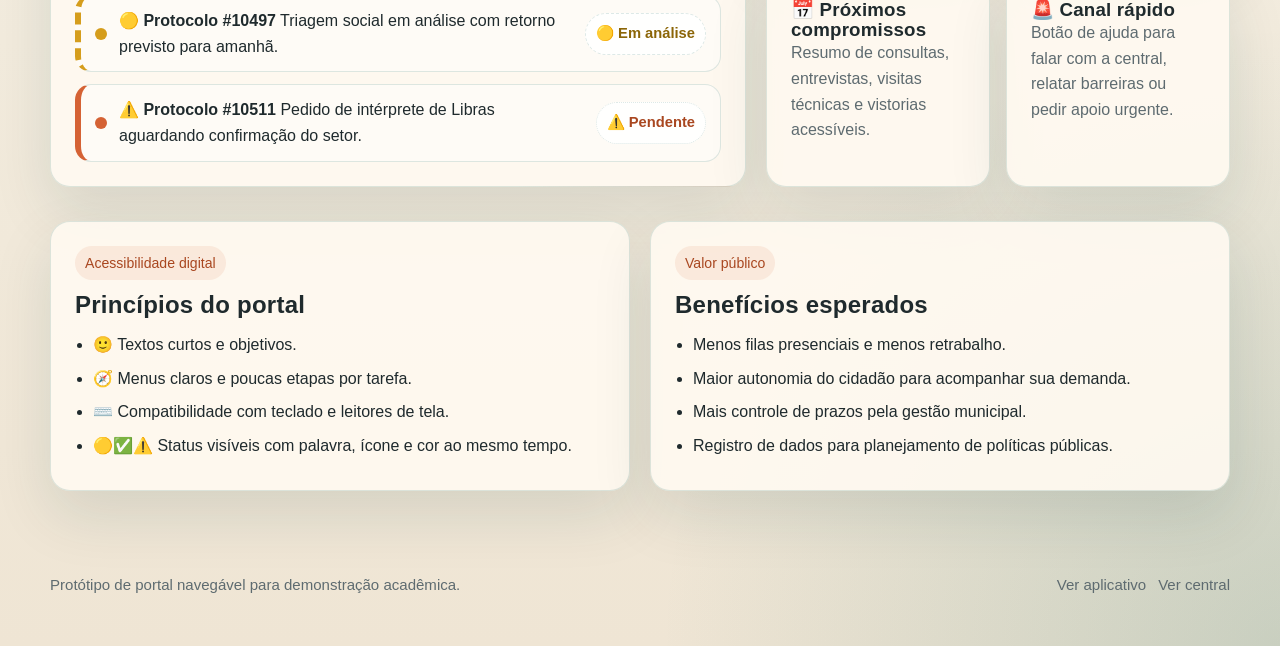
<file: portal.html>
<!DOCTYPE html>
<html lang="pt-BR">
<head>
  <meta charset="UTF-8">
  <meta name="viewport" content="width=device-width, initial-scale=1.0">
  <title>Integra PCD | Portal</title>
  <link rel="stylesheet" href="styles.css">
</head>
<body>
  <div class="utility-bar">
    <div class="utility-inner">
      <div class="brand-mini">
        <div class="brand-badge" aria-hidden="true">IP</div>
        <div>
          <strong>Integra PCD</strong><br>
          Portal do cidadão com acessibilidade
        </div>
      </div>
      <div class="toolbar-actions" aria-label="Controles de acessibilidade">
        <button class="toolbar-button" data-action="font-down" type="button">A-</button>
        <button class="toolbar-button" data-action="font-reset" type="button">Fonte <span data-font-readout>100%</span></button>
        <button class="toolbar-button" data-action="font-up" type="button">A+</button>
        <button class="toolbar-button" data-action="toggle-contrast" type="button" aria-pressed="false">Alto contraste</button>
        <button class="toolbar-button" data-action="toggle-reading" type="button" aria-pressed="false">🙂 Leitura fácil</button>
        <button class="toolbar-button" data-action="speak-page" type="button" aria-pressed="false">🔊 Ouvir página</button>
      </div>
    </div>
  </div>

  <main class="page-shell">
    <nav class="main-nav" aria-label="Navegação principal">
      <a class="nav-link" data-nav href="index.html">Visão geral</a>
      <a class="nav-link" data-nav href="fluxo.html">Fluxo do serviço</a>
      <a class="nav-link" data-nav href="cartilha.html">Cartilha</a>
      <a class="nav-link" data-nav href="portal.html">Portal</a>
      <a class="nav-link" data-nav href="app.html">Aplicativo</a>
      <a class="nav-link" data-nav href="central.html">Central integrada</a>
    </nav>

    <section class="hero">
      <span class="eyebrow">💻 Entrega 3 • Portal</span>
      <h1 class="page-title">Portal Integra PCD</h1>
      <p class="page-intro">
        Esta tela simula a página principal do portal, onde o cidadão encontra serviços,
        acompanha protocolos, agenda atendimentos e acessa informações em linguagem simples.
      </p>
      <div class="button-row">
        <a class="button-primary" href="#servicos">🧩 Serviços principais</a>
        <a class="button-secondary" href="#area-cidadao">👤 Área do cidadão</a>
      </div>
    </section>

    <section class="section-block" id="servicos">
      <div class="section-heading">
        <div>
          <h2>Serviços em destaque</h2>
          <p>Itens que apareceriam já na primeira tela para reduzir esforço do usuário.</p>
        </div>
      </div>
      <div class="cards-grid">
        <article class="service-card">
          <div class="service-icon" aria-hidden="true">📅</div>
          <h3>📅 Agendar atendimento</h3>
          <p>Solicita consulta, triagem social ou orientação presencial com prioridade definida pelo sistema.</p>
        </article>
        <article class="service-card">
          <div class="service-icon" aria-hidden="true">🚌</div>
          <h3>🚌 Transporte acessível</h3>
          <p>Pedido de transporte adaptado para exames, atendimentos, escola ou eventos públicos.</p>
        </article>
        <article class="service-card">
          <div class="service-icon" aria-hidden="true">🤟</div>
          <h3>🤟 Apoio em Libras</h3>
          <p>Solicitação de intérprete para serviços municipais agendados ou atendimentos importantes.</p>
        </article>
        <article class="service-card">
          <div class="service-icon" aria-hidden="true">🗺️</div>
          <h3>🗺️ Mapa acessível</h3>
          <p>Locais com rampa, banheiros adaptados, piso tátil e serviços públicos com atendimento inclusivo.</p>
        </article>
        <article class="service-card">
          <div class="service-icon" aria-hidden="true">📄</div>
          <h3>📄 Documentos e benefícios</h3>
          <p>Orientações sobre cadastro, direitos, isenções, benefícios e documentos aceitos.</p>
        </article>
        <article class="service-card">
          <div class="service-icon" aria-hidden="true">💬</div>
          <h3>💬 Falar com a central</h3>
          <p>Canal direto com a equipe da Central Integrada para tirar dúvidas e resolver pendências.</p>
        </article>
      </div>
    </section>

    <section class="section-block" id="area-cidadao">
      <div class="dashboard-grid">
        <article class="dashboard-card highlight">
          <span class="ribbon">Área do cidadão</span>
          <h3>Painel de acompanhamento</h3>
          <p>Ambiente em que a pessoa visualiza o andamento das demandas e recebe orientações personalizadas.</p>
          <div class="queue-list">
            <div class="queue-item is-green">
              <span class="queue-dot is-green"></span>
              <div>
                <strong>✅ Protocolo #10482</strong>
                Transporte acessível confirmado para 24/06 às 07h30.
              </div>
              <span class="status-badge is-green">✅ Concluído</span>
            </div>
            <div class="queue-item is-gold">
              <span class="queue-dot is-gold"></span>
              <div>
                <strong>🟡 Protocolo #10497</strong>
                Triagem social em análise com retorno previsto para amanhã.
              </div>
              <span class="status-badge is-gold">🟡 Em análise</span>
            </div>
            <div class="queue-item is-red">
              <span class="queue-dot"></span>
              <div>
                <strong>⚠️ Protocolo #10511</strong>
                Pedido de intérprete de Libras aguardando confirmação do setor.
              </div>
              <span class="status-badge is-red">⚠️ Pendente</span>
            </div>
          </div>
        </article>
        <aside class="panel-grid">
          <article class="dashboard-card">
            <h3>🙂 Preferências de acessibilidade</h3>
            <p>Contraste, tamanho da fonte, linguagem simples e canal favorito ficam salvos no perfil.</p>
          </article>
          <article class="dashboard-card">
            <h3>📂 Documentos já enviados</h3>
            <p>O cidadão evita reenviar arquivos a cada solicitação, reduzindo burocracia.</p>
          </article>
          <article class="dashboard-card">
            <h3>📅 Próximos compromissos</h3>
            <p>Resumo de consultas, entrevistas, visitas técnicas e vistorias acessíveis.</p>
          </article>
          <article class="dashboard-card">
            <h3>🚨 Canal rápido</h3>
            <p>Botão de ajuda para falar com a central, relatar barreiras ou pedir apoio urgente.</p>
          </article>
        </aside>
      </div>
    </section>

    <section class="section-block">
      <div class="two-column">
        <article class="section-card">
          <span class="ribbon">Acessibilidade digital</span>
          <h2>Princípios do portal</h2>
          <ul>
            <li>🙂 Textos curtos e objetivos.</li>
            <li>🧭 Menus claros e poucas etapas por tarefa.</li>
            <li>⌨️ Compatibilidade com teclado e leitores de tela.</li>
            <li>🟡✅⚠️ Status visíveis com palavra, ícone e cor ao mesmo tempo.</li>
          </ul>
        </article>
        <article class="section-card">
          <span class="ribbon">Valor público</span>
          <h2>Benefícios esperados</h2>
          <ul>
            <li>Menos filas presenciais e menos retrabalho.</li>
            <li>Maior autonomia do cidadão para acompanhar sua demanda.</li>
            <li>Mais controle de prazos pela gestão municipal.</li>
            <li>Registro de dados para planejamento de políticas públicas.</li>
          </ul>
        </article>
      </div>
    </section>
  </main>

  <footer class="footer">
    <div class="footer-inner">
      <div>Protótipo de portal navegável para demonstração acadêmica.</div>
      <div class="footer-links">
        <a href="app.html">Ver aplicativo</a>
        <a href="central.html">Ver central</a>
      </div>
    </div>
  </footer>

  <script src="script.js"></script>
</body>
</html>
</file>
<file: styles.css>
:root {
  --bg: #f4efe3;
  --surface: rgba(255, 250, 241, 0.9);
  --surface-strong: #123c3a;
  --surface-soft: #e9dfcb;
  --accent: #d56234;
  --accent-dark: #a94720;
  --accent-soft: #f2b06b;
  --mint: #95baa8;
  --teal: #1c6b63;
  --ink: #1f2a2d;
  --muted: #5e6b70;
  --line: rgba(28, 107, 99, 0.15);
  --shadow: 0 24px 60px rgba(18, 60, 58, 0.12);
  --radius-xl: 28px;
  --radius-lg: 20px;
  --radius-md: 14px;
  --font-body: "Segoe UI Variable Text", "Trebuchet MS", "Segoe UI", sans-serif;
  --font-heading: "Bahnschrift SemiBold", "Franklin Gothic Demi", "Arial Narrow", sans-serif;
  --font-scale: 100%;
}

html[data-theme="contrast"] {
  --bg: #0c1012;
  --surface: rgba(16, 21, 24, 0.96);
  --surface-strong: #f7f1e3;
  --surface-soft: #182126;
  --accent: #ffb21f;
  --accent-dark: #ffd060;
  --accent-soft: #2a4250;
  --mint: #91e1c8;
  --teal: #9ddad0;
  --ink: #f5f6f7;
  --muted: #d2dbe0;
  --line: rgba(255, 255, 255, 0.14);
  --shadow: 0 24px 60px rgba(0, 0, 0, 0.3);
}

* {
  box-sizing: border-box;
}

html {
  font-size: var(--font-scale);
  scroll-behavior: smooth;
}

body {
  margin: 0;
  min-height: 100vh;
  font-family: var(--font-body);
  color: var(--ink);
  background:
    radial-gradient(circle at top left, rgba(214, 98, 52, 0.18), transparent 28%),
    radial-gradient(circle at bottom right, rgba(28, 107, 99, 0.18), transparent 24%),
    linear-gradient(180deg, #fbf7ef 0%, var(--bg) 55%, #efe5d4 100%);
  line-height: 1.6;
}

html[data-theme="contrast"] body {
  background:
    radial-gradient(circle at top left, rgba(255, 178, 31, 0.14), transparent 28%),
    radial-gradient(circle at bottom right, rgba(145, 225, 200, 0.12), transparent 24%),
    linear-gradient(180deg, #11161a 0%, #0c1012 100%);
}

a {
  color: inherit;
  text-decoration: none;
}

button,
a.button {
  font: inherit;
}

img {
  max-width: 100%;
  display: block;
}

.utility-bar {
  position: sticky;
  top: 0;
  z-index: 30;
  backdrop-filter: blur(20px);
  background: rgba(250, 245, 235, 0.8);
  border-bottom: 1px solid var(--line);
}

html[data-theme="contrast"] .utility-bar {
  background: rgba(12, 16, 18, 0.82);
}

.utility-inner,
.page-shell,
.footer-inner {
  width: min(1180px, calc(100% - 32px));
  margin: 0 auto;
}

.utility-inner {
  display: flex;
  flex-wrap: wrap;
  align-items: center;
  justify-content: space-between;
  gap: 12px;
  padding: 10px 0;
}

.brand-mini {
  display: flex;
  align-items: center;
  gap: 10px;
  font-size: 0.95rem;
  color: var(--muted);
}

.brand-badge {
  display: grid;
  place-items: center;
  width: 34px;
  height: 34px;
  border-radius: 12px;
  background: linear-gradient(145deg, var(--accent), var(--teal));
  color: #fff;
  font-family: var(--font-heading);
  font-weight: 700;
}

.toolbar-actions {
  display: flex;
  flex-wrap: wrap;
  gap: 8px;
}

.toolbar-button {
  border: 1px solid var(--line);
  border-radius: 999px;
  background: var(--surface);
  color: var(--ink);
  padding: 9px 14px;
  cursor: pointer;
  transition: transform 160ms ease, border-color 160ms ease, background 160ms ease;
}

.toolbar-button:hover,
.toolbar-button:focus-visible {
  transform: translateY(-1px);
  border-color: var(--teal);
}

.toolbar-button.is-active {
  background: var(--surface-strong);
  color: #fefaf0;
}

html[data-theme="contrast"] .toolbar-button.is-active {
  color: #0c1012;
}

.toolbar-button.is-speaking {
  background: linear-gradient(135deg, var(--teal), var(--accent));
  color: #fffaf1;
}

html[data-theme="contrast"] .toolbar-button.is-speaking {
  color: #0c1012;
}

.toolbar-button[disabled] {
  opacity: 0.6;
  cursor: not-allowed;
}

.page-shell {
  padding: 36px 0 56px;
}

.main-nav {
  display: flex;
  flex-wrap: wrap;
  gap: 10px;
  margin-bottom: 28px;
}

.nav-link {
  padding: 10px 14px;
  border-radius: 999px;
  background: rgba(255, 255, 255, 0.52);
  border: 1px solid transparent;
  color: var(--muted);
}

.nav-link:hover,
.nav-link:focus-visible,
.nav-link.current {
  border-color: var(--line);
  background: var(--surface);
  color: var(--ink);
}

.icon-label {
  display: inline-flex;
  align-items: center;
  gap: 8px;
}

.assist-strip {
  display: grid;
  grid-template-columns: repeat(3, minmax(0, 1fr));
  gap: 14px;
  margin-bottom: 28px;
}

.assist-card {
  display: flex;
  align-items: flex-start;
  gap: 14px;
  padding: 16px 18px;
  border-radius: var(--radius-lg);
  background: rgba(255, 255, 255, 0.56);
  border: 1px solid var(--line);
  box-shadow: var(--shadow);
}

.assist-icon {
  display: grid;
  place-items: center;
  width: 46px;
  height: 46px;
  border-radius: 14px;
  background: linear-gradient(135deg, rgba(214, 98, 52, 0.18), rgba(28, 107, 99, 0.18));
  font-size: 1.45rem;
  flex: 0 0 auto;
}

.assist-card strong {
  display: block;
  font-family: var(--font-heading);
  margin-bottom: 4px;
}

.assist-card p {
  margin: 0;
  color: var(--muted);
  font-size: 0.95rem;
}

.hero,
.section-card,
.stat-card,
.service-card,
.phone,
.dashboard-card,
.flow-step,
.mini-card,
.guide-card,
.metric-strip,
.faq-item,
.feature-panel {
  background: var(--surface);
  border: 1px solid var(--line);
  box-shadow: var(--shadow);
}

.hero {
  position: relative;
  overflow: hidden;
  border-radius: var(--radius-xl);
  padding: 36px;
}

.hero::after {
  content: "";
  position: absolute;
  inset: auto -80px -80px auto;
  width: 240px;
  height: 240px;
  border-radius: 50%;
  background: linear-gradient(145deg, rgba(214, 98, 52, 0.28), rgba(28, 107, 99, 0.1));
}

.hero-grid,
.content-grid,
.two-column,
.three-column,
.cards-grid,
.phone-grid,
.dashboard-grid,
.mini-grid,
.guide-grid {
  display: grid;
  gap: 20px;
}

.hero-grid {
  grid-template-columns: minmax(0, 1.2fr) minmax(280px, 0.8fr);
  align-items: center;
}

.eyebrow {
  display: inline-flex;
  align-items: center;
  gap: 8px;
  padding: 8px 12px;
  border-radius: 999px;
  background: rgba(28, 107, 99, 0.08);
  color: var(--teal);
  font-size: 0.92rem;
  letter-spacing: 0.02em;
}

.hero h1,
.section-card h2,
.page-title,
.phone-screen h3,
.dashboard-card h3,
.service-card h3,
.flow-step h3,
.guide-card h3,
.feature-panel h3 {
  font-family: var(--font-heading);
  letter-spacing: 0.01em;
  line-height: 1.08;
  margin: 0;
}

.hero h1 {
  margin-top: 14px;
  font-size: clamp(2rem, 4vw, 4rem);
  max-width: 11ch;
}

.hero p {
  color: var(--muted);
  max-width: 60ch;
}

.button-row {
  display: flex;
  flex-wrap: wrap;
  gap: 12px;
  margin-top: 22px;
}

.button-primary,
.button-secondary {
  display: inline-flex;
  align-items: center;
  justify-content: center;
  gap: 8px;
  min-height: 48px;
  padding: 0 18px;
  border-radius: 999px;
  font-weight: 600;
}

.button-primary {
  background: linear-gradient(135deg, var(--accent), var(--accent-dark));
  color: #fffaf1;
}

.button-secondary {
  border: 1px solid var(--line);
  background: rgba(255, 255, 255, 0.4);
  color: var(--ink);
}

.metric-strip {
  display: grid;
  gap: 14px;
  padding: 22px;
  border-radius: var(--radius-lg);
}

.metric-strip strong {
  display: block;
  font-family: var(--font-heading);
  font-size: 1.8rem;
}

.metric-item {
  padding-bottom: 14px;
  border-bottom: 1px solid var(--line);
}

.metric-item:last-child {
  border-bottom: 0;
  padding-bottom: 0;
}

.section-block {
  margin-top: 34px;
}

.section-heading {
  display: flex;
  flex-wrap: wrap;
  justify-content: space-between;
  align-items: end;
  gap: 12px;
  margin-bottom: 18px;
}

.section-heading h2,
.section-heading h3 {
  margin: 0;
  font-family: var(--font-heading);
  font-size: clamp(1.6rem, 2.6vw, 2.4rem);
}

.section-heading p,
.section-card p,
.service-card p,
.flow-step p,
.dashboard-card p,
.mini-card p,
.guide-card p,
.faq-item p,
.feature-panel p {
  margin: 0;
  color: var(--muted);
}

.cards-grid,
.three-column {
  grid-template-columns: repeat(3, minmax(0, 1fr));
}

.two-column {
  grid-template-columns: repeat(2, minmax(0, 1fr));
}

.section-card,
.stat-card,
.service-card,
.dashboard-card,
.flow-step,
.mini-card,
.guide-card,
.feature-panel,
.faq-item {
  border-radius: var(--radius-lg);
  padding: 24px;
}

.section-card ul,
.service-card ul,
.flow-step ul,
.dashboard-card ul,
.guide-card ul,
.feature-panel ul {
  margin: 14px 0 0;
  padding-left: 18px;
}

.section-card li,
.service-card li,
.flow-step li,
.dashboard-card li,
.guide-card li,
.feature-panel li {
  margin-bottom: 8px;
}

.tag-row {
  display: flex;
  flex-wrap: wrap;
  gap: 8px;
  margin-top: 18px;
}

.tag {
  padding: 6px 10px;
  border-radius: 999px;
  background: rgba(214, 98, 52, 0.1);
  color: var(--accent-dark);
  font-size: 0.9rem;
}

.stat-card strong,
.mini-card strong {
  display: block;
  font-family: var(--font-heading);
  font-size: 2rem;
  margin-bottom: 8px;
}

.content-grid {
  grid-template-columns: minmax(0, 1.1fr) minmax(280px, 0.9fr);
}

.flow-track {
  display: grid;
  gap: 14px;
}

.flow-step {
  position: relative;
  padding-left: 84px;
}

.flow-index {
  position: absolute;
  left: 24px;
  top: 24px;
  width: 42px;
  height: 42px;
  border-radius: 14px;
  display: grid;
  place-items: center;
  font-family: var(--font-heading);
  background: linear-gradient(135deg, var(--teal), var(--accent));
  color: #fff;
}

.flow-meta {
  display: flex;
  flex-wrap: wrap;
  gap: 10px;
  margin-top: 12px;
}

.flow-meta span {
  padding: 6px 10px;
  border-radius: 999px;
  background: rgba(28, 107, 99, 0.08);
  color: var(--teal);
  font-size: 0.92rem;
}

.service-card {
  display: flex;
  flex-direction: column;
  gap: 12px;
}

.service-icon {
  width: 52px;
  height: 52px;
  border-radius: 16px;
  display: grid;
  place-items: center;
  font-size: 1.35rem;
  background: linear-gradient(135deg, rgba(214, 98, 52, 0.18), rgba(28, 107, 99, 0.18));
}

.phone-grid {
  grid-template-columns: repeat(3, minmax(0, 1fr));
}

.phone {
  border-radius: 32px;
  padding: 14px;
}

.phone-frame {
  border-radius: 26px;
  background: linear-gradient(180deg, #1b2629 0%, #0e1417 100%);
  padding: 10px;
}

.phone-screen {
  border-radius: 22px;
  min-height: 430px;
  padding: 20px;
  background:
    radial-gradient(circle at top right, rgba(214, 98, 52, 0.16), transparent 30%),
    linear-gradient(180deg, rgba(255, 250, 241, 0.98) 0%, rgba(245, 237, 222, 0.98) 100%);
  color: #182426;
}

.phone-screen p {
  color: #415054;
}

.screen-chip {
  display: inline-flex;
  padding: 6px 10px;
  border-radius: 999px;
  background: rgba(28, 107, 99, 0.1);
  color: #1c6b63;
  font-size: 0.9rem;
}

.screen-list {
  display: grid;
  gap: 10px;
  margin-top: 18px;
}

.screen-list div {
  padding: 14px;
  border-radius: 18px;
  background: rgba(255, 255, 255, 0.75);
  border: 1px solid rgba(28, 107, 99, 0.12);
}

.screen-list strong {
  display: block;
}

.dashboard-grid {
  grid-template-columns: 1.2fr 0.8fr;
}

.panel-grid {
  display: grid;
  grid-template-columns: repeat(2, minmax(0, 1fr));
  gap: 16px;
}

.dashboard-card.highlight {
  background:
    radial-gradient(circle at top right, rgba(214, 98, 52, 0.18), transparent 28%),
    var(--surface);
}

.queue-list {
  display: grid;
  gap: 12px;
  margin-top: 16px;
}

.queue-item {
  display: grid;
  grid-template-columns: auto 1fr auto;
  gap: 12px;
  align-items: center;
  padding: 12px 14px;
  border-radius: 16px;
  background: rgba(255, 255, 255, 0.44);
  border: 1px solid var(--line);
}

.queue-item.is-red {
  border-inline-start: 6px solid var(--accent);
}

.queue-item.is-gold {
  border-inline-start: 6px dashed #d59d1c;
}

.queue-item.is-green {
  border-inline-start: 6px solid var(--teal);
}

.queue-dot {
  width: 12px;
  height: 12px;
  border-radius: 50%;
  background: var(--accent);
}

.queue-dot.is-green {
  background: var(--teal);
}

.queue-dot.is-gold {
  background: #d59d1c;
}

.status-badge {
  display: inline-flex;
  align-items: center;
  justify-content: center;
  gap: 6px;
  padding: 8px 10px;
  border-radius: 999px;
  border: 1px solid var(--line);
  background: rgba(255, 255, 255, 0.82);
  font-size: 0.92rem;
  font-weight: 700;
  white-space: nowrap;
}

.status-badge.is-red {
  color: var(--accent-dark);
  border-style: dotted;
}

.status-badge.is-gold {
  color: #8b6507;
  border-style: dashed;
}

.status-badge.is-green {
  color: var(--teal);
  border-style: solid;
}

.mini-grid {
  grid-template-columns: repeat(4, minmax(0, 1fr));
}

.mini-card {
  min-height: 100%;
}

.faq-stack {
  display: grid;
  gap: 14px;
}

.faq-item summary {
  cursor: pointer;
  font-family: var(--font-heading);
  font-size: 1.1rem;
  list-style: none;
}

.faq-item summary::-webkit-details-marker {
  display: none;
}

.faq-item[open] {
  border-color: rgba(214, 98, 52, 0.28);
}

.faq-item p {
  margin-top: 12px;
}

.feature-panel {
  position: relative;
  overflow: hidden;
}

.feature-panel::before {
  content: "";
  position: absolute;
  inset: 0 auto auto 0;
  width: 100%;
  height: 4px;
  background: linear-gradient(90deg, var(--accent), var(--teal));
}

.footer {
  padding: 26px 0 48px;
}

.footer-inner {
  display: flex;
  flex-wrap: wrap;
  justify-content: space-between;
  gap: 16px;
  color: var(--muted);
  font-size: 0.94rem;
}

.footer-links {
  display: flex;
  flex-wrap: wrap;
  gap: 12px;
}

.page-title {
  font-size: clamp(2rem, 3vw, 3rem);
}

.page-intro {
  margin-top: 10px;
  max-width: 68ch;
  color: var(--muted);
}

.highlight-box {
  padding: 18px;
  border-radius: var(--radius-md);
  background: rgba(28, 107, 99, 0.08);
  border: 1px solid rgba(28, 107, 99, 0.12);
}

.highlight-box strong {
  display: block;
  margin-bottom: 4px;
}

.ribbon {
  display: inline-block;
  padding: 6px 10px;
  border-radius: 999px;
  background: rgba(214, 98, 52, 0.1);
  color: var(--accent-dark);
  font-size: 0.88rem;
  margin-bottom: 12px;
}

.print-note {
  margin-top: 10px;
  color: var(--muted);
  font-size: 0.94rem;
}

html[data-reading="simple"] body {
  font-size: 1.08em;
  letter-spacing: 0.01em;
  word-spacing: 0.08em;
}

html[data-reading="simple"] p,
html[data-reading="simple"] li,
html[data-reading="simple"] summary,
html[data-reading="simple"] .nav-link,
html[data-reading="simple"] .button-primary,
html[data-reading="simple"] .button-secondary,
html[data-reading="simple"] .toolbar-button,
html[data-reading="simple"] .status-badge {
  line-height: 1.9;
}

html[data-reading="simple"] .hero p,
html[data-reading="simple"] .page-intro,
html[data-reading="simple"] .section-card p,
html[data-reading="simple"] .service-card p,
html[data-reading="simple"] .flow-step p,
html[data-reading="simple"] .dashboard-card p,
html[data-reading="simple"] .assist-card p,
html[data-reading="simple"] .faq-item p {
  max-width: 58ch;
}

.sr-only {
  position: absolute;
  width: 1px;
  height: 1px;
  padding: 0;
  margin: -1px;
  overflow: hidden;
  clip: rect(0, 0, 0, 0);
  border: 0;
}

:focus-visible {
  outline: 3px solid rgba(214, 98, 52, 0.65);
  outline-offset: 3px;
}

@media (max-width: 980px) {
  .hero-grid,
  .content-grid,
  .dashboard-grid,
  .cards-grid,
  .phone-grid,
  .two-column,
  .three-column,
  .mini-grid,
  .panel-grid,
  .assist-strip {
    grid-template-columns: 1fr;
  }

  .hero,
  .section-card,
  .service-card,
  .phone,
  .dashboard-card,
  .guide-card,
  .feature-panel,
  .faq-item {
    padding: 22px;
  }
}

@media (max-width: 640px) {
  .utility-inner,
  .page-shell,
  .footer-inner {
    width: min(100% - 20px, 1180px);
  }

  .hero {
    padding: 24px;
  }

  .flow-step {
    padding-left: 24px;
    padding-top: 78px;
  }

  .flow-index {
    left: 24px;
    top: 20px;
  }

  .queue-item {
    grid-template-columns: auto 1fr;
  }

  .status-badge {
    grid-column: 2;
    justify-self: start;
  }
}

@media print {
  .utility-bar,
  .main-nav,
  .assist-strip,
  .footer {
    display: none;
  }

  body {
    background: #ffffff;
  }

  .page-shell {
    width: 100%;
    padding: 0;
  }

  .hero,
  .section-card,
  .service-card,
  .flow-step,
  .dashboard-card,
  .phone,
  .guide-card,
  .faq-item,
  .feature-panel {
    box-shadow: none;
    background: #ffffff;
  }
}
</file>
